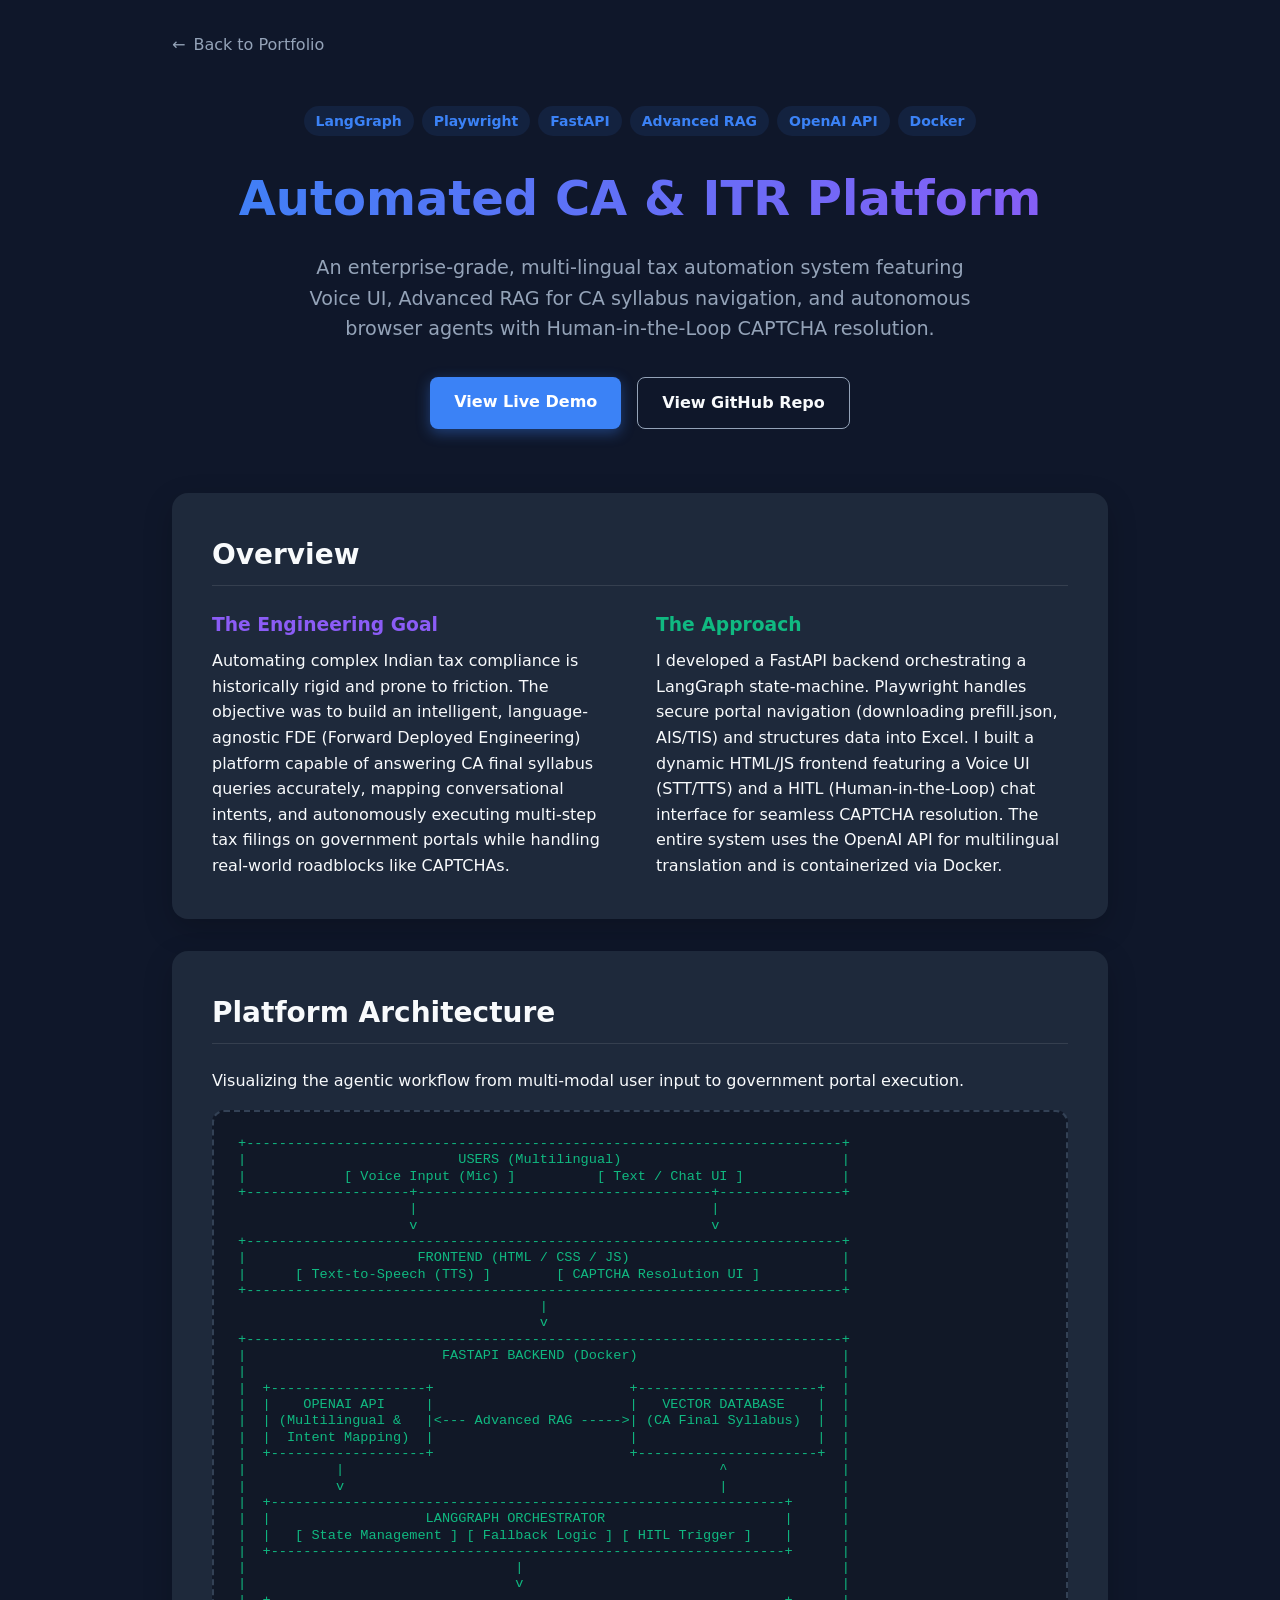
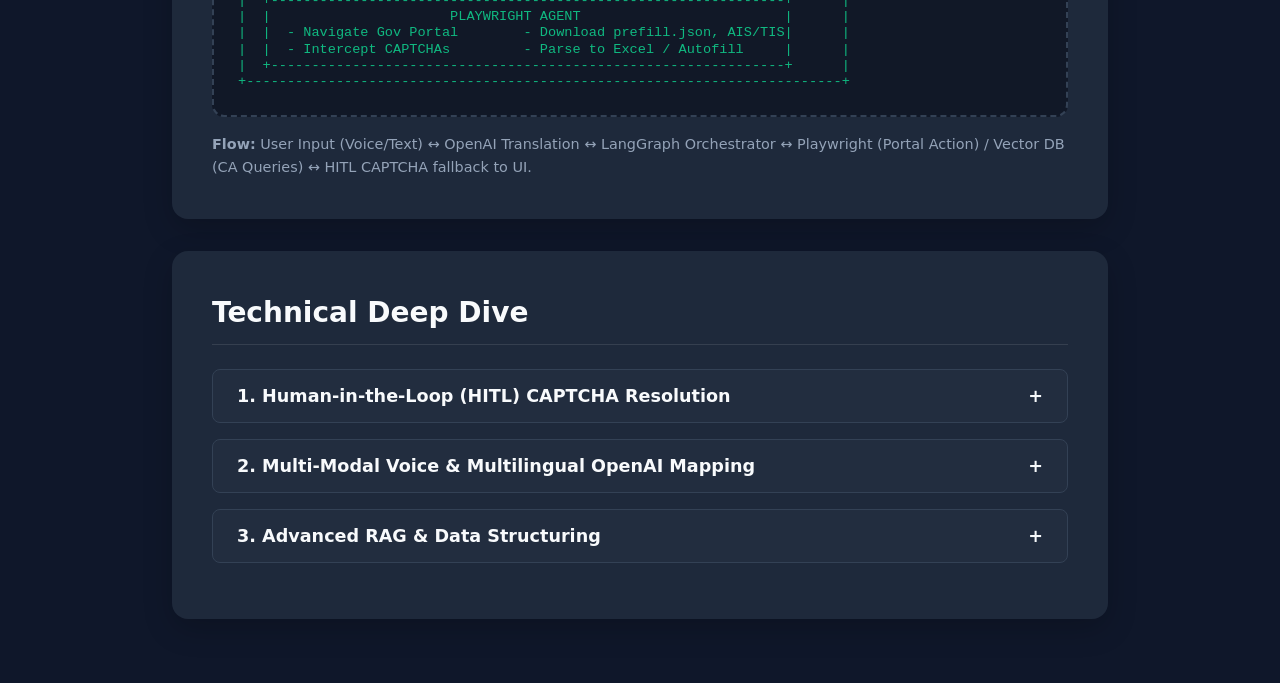
<file: ca_automation.html>
<!DOCTYPE html>
<html lang="en">
<head>
    <meta charset="UTF-8">
    <meta name="viewport" content="width=device-width, initial-scale=1.0">
    <title>Automated CA & ITR Platform | Case Study</title>
    <style>
        /* CSS Variables for Modern Dark Theme */
        :root {
            --bg-color: #0f172a;
            --card-bg: #1e293b;
            --text-main: #f8fafc;
            --text-muted: #94a3b8;
            --primary: #3b82f6;
            --primary-hover: #2563eb;
            --accent: #8b5cf6;
            --success: #10b981;
            --warning: #f59e0b;
        }

        * {
            margin: 0;
            padding: 0;
            box-sizing: border-box;
            font-family: 'Inter', system-ui, -apple-system, sans-serif;
        }

        body {
            background-color: var(--bg-color);
            color: var(--text-main);
            line-height: 1.6;
        }

        .container {
            max-width: 1000px;
            margin: 0 auto;
            padding: 2rem;
        }

        /* Navigation */
        .nav-bar {
            margin-bottom: 3rem;
        }

        .back-btn {
            color: var(--text-muted);
            text-decoration: none;
            display: inline-flex;
            align-items: center;
            gap: 0.5rem;
            transition: color 0.3s ease;
            font-weight: 500;
        }

        .back-btn:hover {
            color: var(--primary);
        }

        /* Hero Section */
        .hero {
            text-align: center;
            margin-bottom: 4rem;
        }

        .hero h1 {
            font-size: 3rem;
            font-weight: 800;
            margin-bottom: 1rem;
            background: linear-gradient(to right, var(--primary), var(--accent));
            -webkit-background-clip: text;
            -webkit-text-fill-color: transparent;
        }

        .hero p {
            font-size: 1.2rem;
            color: var(--text-muted);
            max-width: 700px;
            margin: 0 auto 2rem auto;
        }

        .btn-group {
            display: flex;
            justify-content: center;
            gap: 1rem;
        }

        .btn {
            padding: 0.75rem 1.5rem;
            border-radius: 8px;
            font-weight: 600;
            text-decoration: none;
            transition: all 0.3s ease;
            border: none;
            cursor: pointer;
        }

        .btn-primary {
            background-color: var(--primary);
            color: white;
            box-shadow: 0 4px 14px 0 rgba(59, 130, 246, 0.39);
        }

        .btn-primary:hover {
            background-color: var(--primary-hover);
            transform: translateY(-2px);
        }

        .btn-outline {
            background-color: transparent;
            color: var(--text-main);
            border: 1px solid var(--text-muted);
        }

        .btn-outline:hover {
            border-color: var(--text-main);
        }

        /* Section Styling */
        .section {
            background: var(--card-bg);
            border-radius: 16px;
            padding: 2.5rem;
            margin-bottom: 2rem;
            box-shadow: 0 10px 30px rgba(0, 0, 0, 0.2);
        }

        .section h2 {
            font-size: 1.75rem;
            margin-bottom: 1.5rem;
            border-bottom: 1px solid rgba(255,255,255,0.1);
            padding-bottom: 0.5rem;
        }

        .grid-2 {
            display: grid;
            grid-template-columns: 1fr 1fr;
            gap: 2rem;
        }

        /* Tags */
        .tech-tags {
            display: flex;
            gap: 0.5rem;
            flex-wrap: wrap;
            margin-bottom: 1.5rem;
        }

        .tag {
            background: rgba(59, 130, 246, 0.1);
            color: var(--primary);
            padding: 0.25rem 0.75rem;
            border-radius: 20px;
            font-size: 0.875rem;
            font-weight: 600;
        }

        /* Architecture Diagram Container */
        .diagram-container {
            width: 100%;
            background: #111827;
            border: 2px dashed #334155;
            border-radius: 12px;
            margin-top: 1rem;
            padding: 1.5rem;
            overflow-x: auto;
        }

        .diagram-container pre {
            margin: 0;
            font-family: monospace;
            color: var(--success);
            line-height: 1.2;
            font-size: 0.85rem;
        }

        /* Expandable Accordion */
        .accordion-item {
            border: 1px solid #334155;
            border-radius: 8px;
            margin-bottom: 1rem;
            overflow: hidden;
        }

        .accordion-header {
            width: 100%;
            text-align: left;
            padding: 1rem 1.5rem;
            background: rgba(255,255,255,0.02);
            color: var(--text-main);
            font-weight: 600;
            font-size: 1.1rem;
            border: none;
            cursor: pointer;
            display: flex;
            justify-content: space-between;
            align-items: center;
        }

        .accordion-header:hover {
            background: rgba(255,255,255,0.05);
        }

        .accordion-content {
            padding: 0 1.5rem;
            max-height: 0;
            overflow: hidden;
            transition: max-height 0.3s ease-out, padding 0.3s ease;
            background: #111827;
        }

        .accordion-content.active {
            padding: 1.5rem;
            max-height: 800px;
        }
        
        .code-snippet {
            font-family: monospace;
            background: #000;
            padding: 1rem;
            border-radius: 6px;
            color: var(--success);
            margin-top: 1rem;
            display: block;
            white-space: pre-wrap;
            overflow-x: auto;
        }

        @media (max-width: 768px) {
            .grid-2 {
                grid-template-columns: 1fr;
            }
            .hero h1 {
                font-size: 2.2rem;
            }
        }
    </style>
</head>
<body>

    <div class="container">
        <nav class="nav-bar">
            <a href="index.html" class="back-btn">
                <span>←</span> Back to Portfolio
            </a>
        </nav>

        <header class="hero">
            <div class="tech-tags" style="justify-content: center;">
                <span class="tag">LangGraph</span>
                <span class="tag">Playwright</span>
                <span class="tag">FastAPI</span>
                <span class="tag">Advanced RAG</span>
                <span class="tag">OpenAI API</span>
                <span class="tag">Docker</span>
            </div>
            <h1>Automated CA & ITR Platform</h1>
            <p>An enterprise-grade, multi-lingual tax automation system featuring Voice UI, Advanced RAG for CA syllabus navigation, and autonomous browser agents with Human-in-the-Loop CAPTCHA resolution.</p>
            
            <div class="btn-group">
                <a href="#" class="btn btn-primary">View Live Demo</a>
                <a href="https://github.com/princebhuva21112003/TaxCore-AI" class="btn btn-outline">View GitHub Repo</a>
            </div>
        </header>

        <section class="section">
            <h2>Overview</h2>
            <div class="grid-2">
                <div>
                    <h3 style="color: var(--accent); margin-bottom: 0.5rem;">The Engineering Goal</h3>
                    <p class="text-muted">Automating complex Indian tax compliance is historically rigid and prone to friction. The objective was to build an intelligent, language-agnostic FDE (Forward Deployed Engineering) platform capable of answering CA final syllabus queries accurately, mapping conversational intents, and autonomously executing multi-step tax filings on government portals while handling real-world roadblocks like CAPTCHAs.</p>
                </div>
                <div>
                    <h3 style="color: var(--success); margin-bottom: 0.5rem;">The Approach</h3>
                    <p class="text-muted">I developed a FastAPI backend orchestrating a LangGraph state-machine. Playwright handles secure portal navigation (downloading prefill.json, AIS/TIS) and structures data into Excel. I built a dynamic HTML/JS frontend featuring a Voice UI (STT/TTS) and a HITL (Human-in-the-Loop) chat interface for seamless CAPTCHA resolution. The entire system uses the OpenAI API for multilingual translation and is containerized via Docker.</p>
                </div>
            </div>
        </section>

        <section class="section">
            <h2>Platform Architecture</h2>
            <p>Visualizing the agentic workflow from multi-modal user input to government portal execution.</p>
            <div class="diagram-container">
                <pre>+-------------------------------------------------------------------------+
|                          USERS (Multilingual)                           |
|            [ Voice Input (Mic) ]          [ Text / Chat UI ]            |
+--------------------+------------------------------------+---------------+
                     |                                    |
                     v                                    v
+-------------------------------------------------------------------------+
|                     FRONTEND (HTML / CSS / JS)                          |
|      [ Text-to-Speech (TTS) ]        [ CAPTCHA Resolution UI ]          |
+-------------------------------------------------------------------------+
                                     |
                                     v
+-------------------------------------------------------------------------+
|                        FASTAPI BACKEND (Docker)                         |
|                                                                         |
|  +-------------------+                        +----------------------+  |
|  |    OPENAI API     |                        |   VECTOR DATABASE    |  |
|  | (Multilingual &   |<--- Advanced RAG ----->| (CA Final Syllabus)  |  |
|  |  Intent Mapping)  |                        |                      |  |
|  +-------------------+                        +----------------------+  |
|           |                                              ^              |
|           v                                              |              |
|  +---------------------------------------------------------------+      |
|  |                   LANGGRAPH ORCHESTRATOR                      |      |
|  |   [ State Management ] [ Fallback Logic ] [ HITL Trigger ]    |      |
|  +---------------------------------------------------------------+      |
|                                 |                                       |
|                                 v                                       |
|  +---------------------------------------------------------------+      |
|  |                      PLAYWRIGHT AGENT                         |      |
|  |  - Navigate Gov Portal        - Download prefill.json, AIS/TIS|      |
|  |  - Intercept CAPTCHAs         - Parse to Excel / Autofill     |      |
|  +---------------------------------------------------------------+      |
+-------------------------------------------------------------------------+</pre>
            </div>
            <p style="margin-top: 1rem; color: var(--text-muted); font-size: 0.9rem;">
                <strong>Flow:</strong> User Input (Voice/Text) ↔ OpenAI Translation ↔ LangGraph Orchestrator ↔ Playwright (Portal Action) / Vector DB (CA Queries) ↔ HITL CAPTCHA fallback to UI.
            </p>
        </section>

        <section class="section">
            <h2>Technical Deep Dive</h2>
            
            <div class="accordion-item">
                <button class="accordion-header">
                    1. Human-in-the-Loop (HITL) CAPTCHA Resolution
                    <span>+</span>
                </button>
                <div class="accordion-content">
                    <p>Instead of building fragile bots that attempt to bypass CAPTCHAs, this platform implements production-grade HITL architecture. When the Playwright agent encounters a CAPTCHA while attempting to download AIS/TIS data, LangGraph pauses the state machine. The CAPTCHA image is instantly routed to the frontend chat UI, prompting the user. Once the user types the solution, the state resumes and Playwright injects the answer seamlessly.</p>
                    <span class="code-snippet"># Conceptual LangGraph State Node for HITL Pause
def handle_captcha_node(state: AgentState):
    if state["requires_captcha"]:
        # Pause execution, send CAPTCHA image via FastAPI to frontend
        return {"status": "WAITING_FOR_USER", "action": "SOLVE_CAPTCHA"}
    
    # Resume automation once user provides the solution
    return {"status": "CONTINUE_PORTAL_AUTOMATION"}</span>
                </div>
            </div>

            <div class="accordion-item">
                <button class="accordion-header">
                    2. Multi-Modal Voice & Multilingual OpenAI Mapping
                    <span>+</span>
                </button>
                <div class="accordion-content">
                    <p>To maximize accessibility, the frontend features microphone integration for Speech-to-Text (STT) and Text-to-Speech (TTS). Users can request tax filings in regional languages (e.g., Hindi, Gujarati). The OpenAI API acts as an intelligent translation and routing layer, converting unstructured, multilingual voice requests into strict JSON variables required by the tax portal, effectively preventing data-entry hallucinations.</p>
                </div>
            </div>
            
            <div class="accordion-item">
                <button class="accordion-header">
                    3. Advanced RAG & Data Structuring
                    <span>+</span>
                </button>
                <div class="accordion-content">
                    <p>For CA-related queries, the platform uses a Vector Database to query the entire CA final syllabus. For tax filing, it orchestrates a complex data pipeline: downloading the `prefill.json` and AIS/TIS reports, parsing them into structured Excel tables, and cross-checking for missing data. If fields are missing, the agent triggers another HITL event, dynamically asking the user for the specific missing values before proceeding.</p>
                </div>
            </div>

        </section>
    </div>

    <script>
        document.querySelectorAll('.accordion-header').forEach(button => {
            button.addEventListener('click', () => {
                const accordionContent = button.nextElementSibling;
                const icon = button.querySelector('span');
                
                // Toggle active class
                button.classList.toggle('active');
                
                if (button.classList.contains('active')) {
                    accordionContent.classList.add('active');
                    accordionContent.style.maxHeight = accordionContent.scrollHeight + "px";
                    accordionContent.style.padding = "1.5rem";
                    icon.textContent = '-';
                } else {
                    accordionContent.classList.remove('active');
                    accordionContent.style.maxHeight = 0;
                    accordionContent.style.padding = "0 1.5rem";
                    icon.textContent = '+';
                }
            });
        });
    </script>
</body>
</html>
</file>
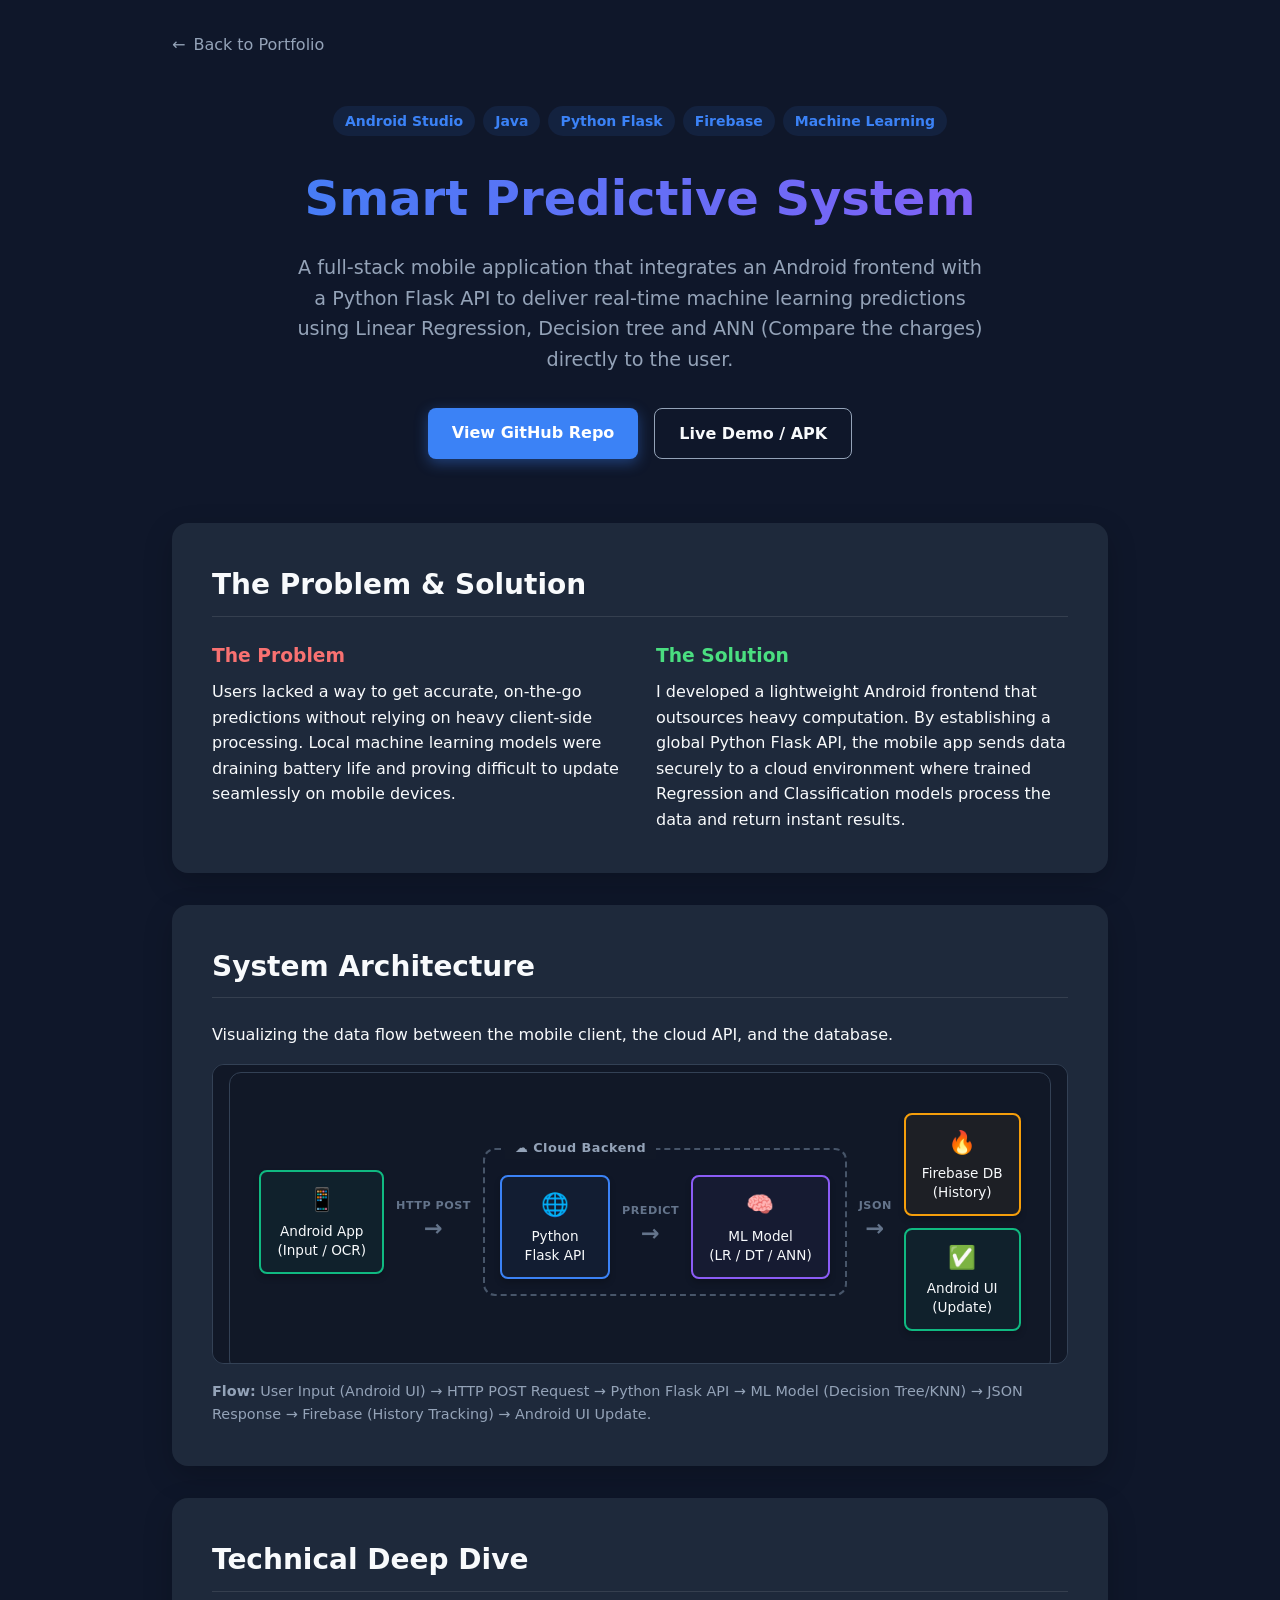
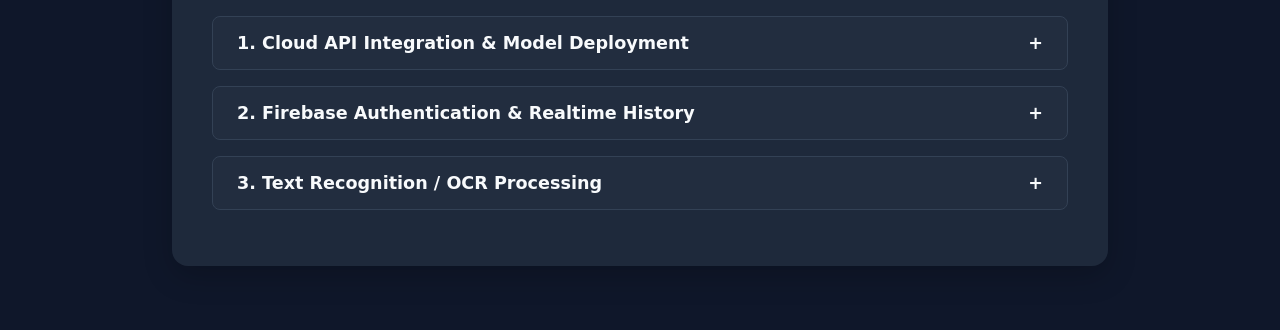
<file: predictive_system.html>
<!DOCTYPE html>
<html lang="en">

<head>
    <meta charset="UTF-8">
    <meta name="viewport" content="width=device-width, initial-scale=1.0">
    <title>Project Details | Case Study</title>
    <style>
        /* CSS Variables for Modern Dark Theme */
        :root {
            --bg-color: #0f172a;
            --card-bg: #1e293b;
            --text-main: #f8fafc;
            --text-muted: #94a3b8;
            --primary: #3b82f6;
            --primary-hover: #2563eb;
            --accent: #8b5cf6;
        }

        * {
            margin: 0;
            padding: 0;
            box-sizing: border-box;
            font-family: 'Inter', system-ui, -apple-system, sans-serif;
        }

        body {
            background-color: var(--bg-color);
            color: var(--text-main);
            line-height: 1.6;
        }

        .container {
            max-width: 1000px;
            margin: 0 auto;
            padding: 2rem;
        }

        /* Navigation */
        .nav-bar {
            margin-bottom: 3rem;
        }

        .back-btn {
            color: var(--text-muted);
            text-decoration: none;
            display: inline-flex;
            align-items: center;
            gap: 0.5rem;
            transition: color 0.3s ease;
            font-weight: 500;
        }

        .back-btn:hover {
            color: var(--primary);
        }

        /* Hero Section */
        .hero {
            text-align: center;
            margin-bottom: 4rem;
        }

        .hero h1 {
            font-size: 3rem;
            font-weight: 800;
            margin-bottom: 1rem;
            background: linear-gradient(to right, var(--primary), var(--accent));
            -webkit-background-clip: text;
            -webkit-text-fill-color: transparent;
        }

        .hero p {
            font-size: 1.2rem;
            color: var(--text-muted);
            max-width: 700px;
            margin: 0 auto 2rem auto;
        }

        .btn-group {
            display: flex;
            justify-content: center;
            gap: 1rem;
        }

        .btn {
            padding: 0.75rem 1.5rem;
            border-radius: 8px;
            font-weight: 600;
            text-decoration: none;
            transition: all 0.3s ease;
            border: none;
            cursor: pointer;
        }

        .btn-primary {
            background-color: var(--primary);
            color: white;
            box-shadow: 0 4px 14px 0 rgba(59, 130, 246, 0.39);
        }

        .btn-primary:hover {
            background-color: var(--primary-hover);
            transform: translateY(-2px);
        }

        .btn-outline {
            background-color: transparent;
            color: var(--text-main);
            border: 1px solid var(--text-muted);
        }

        .btn-outline:hover {
            border-color: var(--text-main);
        }

        /* Section Styling */
        .section {
            background: var(--card-bg);
            border-radius: 16px;
            padding: 2.5rem;
            margin-bottom: 2rem;
            box-shadow: 0 10px 30px rgba(0, 0, 0, 0.2);
        }

        .section h2 {
            font-size: 1.75rem;
            margin-bottom: 1.5rem;
            border-bottom: 1px solid rgba(255, 255, 255, 0.1);
            padding-bottom: 0.5rem;
        }

        .grid-2 {
            display: grid;
            grid-template-columns: 1fr 1fr;
            gap: 2rem;
        }

        /* Tags */
        .tech-tags {
            display: flex;
            gap: 0.5rem;
            flex-wrap: wrap;
            margin-bottom: 1.5rem;
        }

        .tag {
            background: rgba(59, 130, 246, 0.1);
            color: var(--primary);
            padding: 0.25rem 0.75rem;
            border-radius: 20px;
            font-size: 0.875rem;
            font-weight: 600;
        }

        /* Architecture Diagram Placeholder */
        .diagram-container {
            width: 100%;
            height: 300px;
            background: #111827;
            border: 2px dashed #334155;
            border-radius: 12px;
            display: flex;
            align-items: center;
            justify-content: center;
            color: var(--text-muted);
            margin-top: 1rem;
        }

        /* Expandable Accordion (JS needed) */
        .accordion-item {
            border: 1px solid #334155;
            border-radius: 8px;
            margin-bottom: 1rem;
            overflow: hidden;
        }

        .accordion-header {
            width: 100%;
            text-align: left;
            padding: 1rem 1.5rem;
            background: rgba(255, 255, 255, 0.02);
            color: var(--text-main);
            font-weight: 600;
            font-size: 1.1rem;
            border: none;
            cursor: pointer;
            display: flex;
            justify-content: space-between;
            align-items: center;
        }

        .accordion-header:hover {
            background: rgba(255, 255, 255, 0.05);
        }

        .accordion-content {
            padding: 0 1.5rem;
            max-height: 0;
            overflow: hidden;
            transition: max-height 0.3s ease-out, padding 0.3s ease;
            background: #111827;
        }

        .accordion-content.active {
            padding: 1.5rem;
            max-height: 500px;
            /* Arbitrary large number */
        }

        .code-snippet {
            font-family: monospace;
            background: #000;
            padding: 1rem;
            border-radius: 6px;
            color: #10b981;
            margin-top: 1rem;
            display: block;
        }

        @media (max-width: 768px) {
            .grid-2 {
                grid-template-columns: 1fr;
            }

            .hero h1 {
                font-size: 2.2rem;
            }
        }
    </style>
</head>

<body>

    <div class="container">
        <!-- Navigation -->
        <nav class="nav-bar">
            <a href="index.html" class="back-btn">
                <span>←</span> Back to Portfolio
            </a>
        </nav>

        <!-- Hero Section -->
        <header class="hero">
            <div class="tech-tags" style="justify-content: center;">
                <span class="tag">Android Studio</span>
                <span class="tag">Java</span>
                <span class="tag">Python Flask</span>
                <span class="tag">Firebase</span>
                <span class="tag">Machine Learning</span>
            </div>
            <h1>Smart Predictive System</h1>
            <p>A full-stack mobile application that integrates an Android frontend with a Python Flask API to deliver
                real-time machine learning predictions using Linear Regression, Decision tree and ANN (Compare the charges) directly to the user.</p>

            <div class="btn-group">
                <a href="https://github.com/princebhuva21112003/Insurance_Price_Pridictor_app"
                    class="btn btn-primary">View GitHub Repo</a>
                <a href="https://appetize.io/embed/b_knf74nsfn523jo5cpoxgbvaxcu" class="btn btn-outline">Live Demo /
                    APK</a>
            </div>
        </header>

        <!-- Problem & Solution -->
        <section class="section">
            <h2>The Problem & Solution</h2>
            <div class="grid-2">
                <div>
                    <h3 style="color: #f87171; margin-bottom: 0.5rem;">The Problem</h3>
                    <p class="text-muted">Users lacked a way to get accurate, on-the-go predictions without relying on
                        heavy client-side processing. Local machine learning models were draining battery life and
                        proving difficult to update seamlessly on mobile devices.</p>
                </div>
                <div>
                    <h3 style="color: #4ade80; margin-bottom: 0.5rem;">The Solution</h3>
                    <p class="text-muted">I developed a lightweight Android frontend that outsources heavy computation.
                        By establishing a global Python Flask API, the mobile app sends data securely to a cloud
                        environment where trained Regression and Classification models process the data and return
                        instant results.</p>
                </div>
            </div>
        </section>

        <!-- Architecture Diagram -->
        <section class="section">
            <h2>System Architecture</h2>
            <p>Visualizing the data flow between the mobile client, the cloud API, and the database.</p>
            <div class="diagram-container">
                <p>
                    <style>
                        .diagram-container {
                            width: 100%;
                            padding: 2.5rem 1rem;
                            background: #111827;
                            border: 1px solid #334155;
                            border-radius: 12px;
                            display: flex;
                            align-items: center;
                            justify-content: center;
                            overflow-x: auto;
                            /* Allows smooth scrolling on mobile */
                            margin-top: 1rem;
                        }

                        .diag-wrapper {
                            display: flex;
                            align-items: center;
                            gap: 12px;
                            min-width: max-content;
                        }

                        .diag-box {
                            background: #1e293b;
                            border: 2px solid #334155;
                            border-radius: 8px;
                            padding: 12px 16px;
                            text-align: center;
                            color: #f8fafc;
                            font-size: 0.85rem;
                            font-weight: 500;
                            box-shadow: 0 4px 6px rgba(0, 0, 0, 0.2);
                            line-height: 1.4;
                            display: flex;
                            flex-direction: column;
                            align-items: center;
                            justify-content: center;
                            min-width: 110px;
                        }

                        /* Custom Node Colors */
                        .diag-box.android {
                            border-color: #10b981;
                            background: rgba(16, 185, 129, 0.05);
                        }

                        .diag-box.flask {
                            border-color: #3b82f6;
                            background: rgba(59, 130, 246, 0.05);
                        }

                        .diag-box.ml {
                            border-color: #8b5cf6;
                            background: rgba(139, 92, 246, 0.05);
                        }

                        .diag-box.firebase {
                            border-color: #f59e0b;
                            background: rgba(245, 158, 11, 0.05);
                        }

                        .diag-group {
                            border: 2px dashed #475569;
                            border-radius: 12px;
                            padding: 25px 15px 15px;
                            position: relative;
                            display: flex;
                            align-items: center;
                            gap: 12px;
                            background: rgba(15, 23, 42, 0.4);
                        }

                        .diag-group-label {
                            position: absolute;
                            top: -12px;
                            left: 20px;
                            background: #111827;
                            padding: 0 10px;
                            color: #94a3b8;
                            font-weight: 600;
                            font-size: 0.8rem;
                            letter-spacing: 0.5px;
                        }

                        .diag-arrow {
                            color: #64748b;
                            display: flex;
                            flex-direction: column;
                            align-items: center;
                            font-size: 0.7rem;
                            font-weight: 600;
                            letter-spacing: 0.5px;
                            text-transform: uppercase;
                        }

                        .diag-arrow span {
                            font-size: 1.4rem;
                            margin-top: -4px;
                        }

                        .diag-col {
                            display: flex;
                            flex-direction: column;
                            gap: 12px;
                        }

                        .diag-icon {
                            font-size: 1.4rem;
                            margin-bottom: 6px;
                            display: block;
                        }
                    </style>

                <div class="diagram-container">
                    <div class="diag-wrapper">

                        <!-- Step 1: Client Input -->
                        <div class="diag-box android">
                            <span class="diag-icon">📱</span>
                            Android App<br>(Input / OCR)
                        </div>

                        <div class="diag-arrow">
                            HTTP POST
                            <span>→</span>
                        </div>

                        <!-- Step 2 & 3: Cloud Processing -->
                        <div class="diag-group">
                            <div class="diag-group-label">☁️ Cloud Backend</div>

                            <div class="diag-box flask">
                                <span class="diag-icon">🌐</span>
                                Python<br>Flask API
                            </div>

                            <div class="diag-arrow">
                                Predict
                                <span>→</span>
                            </div>

                            <div class="diag-box ml">
                                <span class="diag-icon">🧠</span>
                                ML Model<br>(LR / DT / ANN)
                            </div>
                        </div>

                        <div class="diag-arrow">
                            JSON
                            <span>→</span>
                        </div>

                        <!-- Step 4: Storage & Output -->
                        <div class="diag-col">
                            <div class="diag-box firebase">
                                <span class="diag-icon">🔥</span>
                                Firebase DB<br>(History)
                            </div>
                            <div class="diag-box android">
                                <span class="diag-icon">✅</span>
                                Android UI<br>(Update)
                            </div>
                        </div>

                    </div>
                </div>
                </p>
            </div>
            <p style="margin-top: 1rem; color: var(--text-muted); font-size: 0.9rem;">
                <strong>Flow:</strong> User Input (Android UI) → HTTP POST Request → Python Flask API → ML Model
                (Decision Tree/KNN) → JSON Response → Firebase (History Tracking) → Android UI Update.
            </p>
        </section>

        <!-- Technical Deep Dive -->
        <section class="section">
            <h2>Technical Deep Dive</h2>

            <!-- Accordion Item 1 -->
            <div class="accordion-item">
                <button class="accordion-header">
                    1. Cloud API Integration & Model Deployment
                    <span>+</span>
                </button>
                <div class="accordion-content">
                    <p>Instead of packing models into the APK, I deployed a Flask server. This allowed me to leverage
                        Python's robust data science ecosystem. The server accepts JSON payloads, processes the data
                        through trained models, and returns the predictions.</p>
                    <span class="code-snippet">@app.route('/predict', methods=['POST'])<br>def
                        predict():<br>&nbsp;&nbsp;&nbsp;&nbsp;data =
                        request.get_json()<br>&nbsp;&nbsp;&nbsp;&nbsp;prediction =
                        model.predict(data['features'])<br>&nbsp;&nbsp;&nbsp;&nbsp;return jsonify({'result':
                        prediction[0]})</span>
                </div>
            </div>

            <!-- Accordion Item 2 -->
            <div class="accordion-item">
                <button class="accordion-header">
                    2. Firebase Authentication & Realtime History
                    <span>+</span>
                </button>
                <div class="accordion-content">
                    <p>To ensure a personalized user experience, I integrated Firebase for secure user registration and
                        login. Furthermore, all search histories and prediction results are pushed to the Firebase
                        Realtime Database, allowing users to view their past activity seamlessly within the Android
                        RecyclerView.</p>
                </div>
            </div>

            <!-- Accordion Item 3 -->
            <div class="accordion-item">
                <button class="accordion-header">
                    3. Text Recognition / OCR Processing
                    <span>+</span>
                </button>
                <div class="accordion-content">
                    <p>To reduce manual data entry friction, I integrated OCR capabilities. Users can snap a picture of
                        standard forms, and the app extracts the relevant text, formats it, and auto-populates the input
                        fields before sending the data to the Flask API.</p>
                </div>
            </div>

        </section>
    </div>

    <!-- JavaScript for Accordion Logic -->
    <script>
        document.querySelectorAll('.accordion-header').forEach(button => {
            button.addEventListener('click', () => {
                const accordionContent = button.nextElementSibling;
                const icon = button.querySelector('span');

                // Toggle active class
                button.classList.toggle('active');

                if (button.classList.contains('active')) {
                    accordionContent.classList.add('active');
                    icon.textContent = '-';
                } else {
                    accordionContent.classList.remove('active');
                    icon.textContent = '+';
                }
            });
        });
    </script>
</body>

</html>
</file>
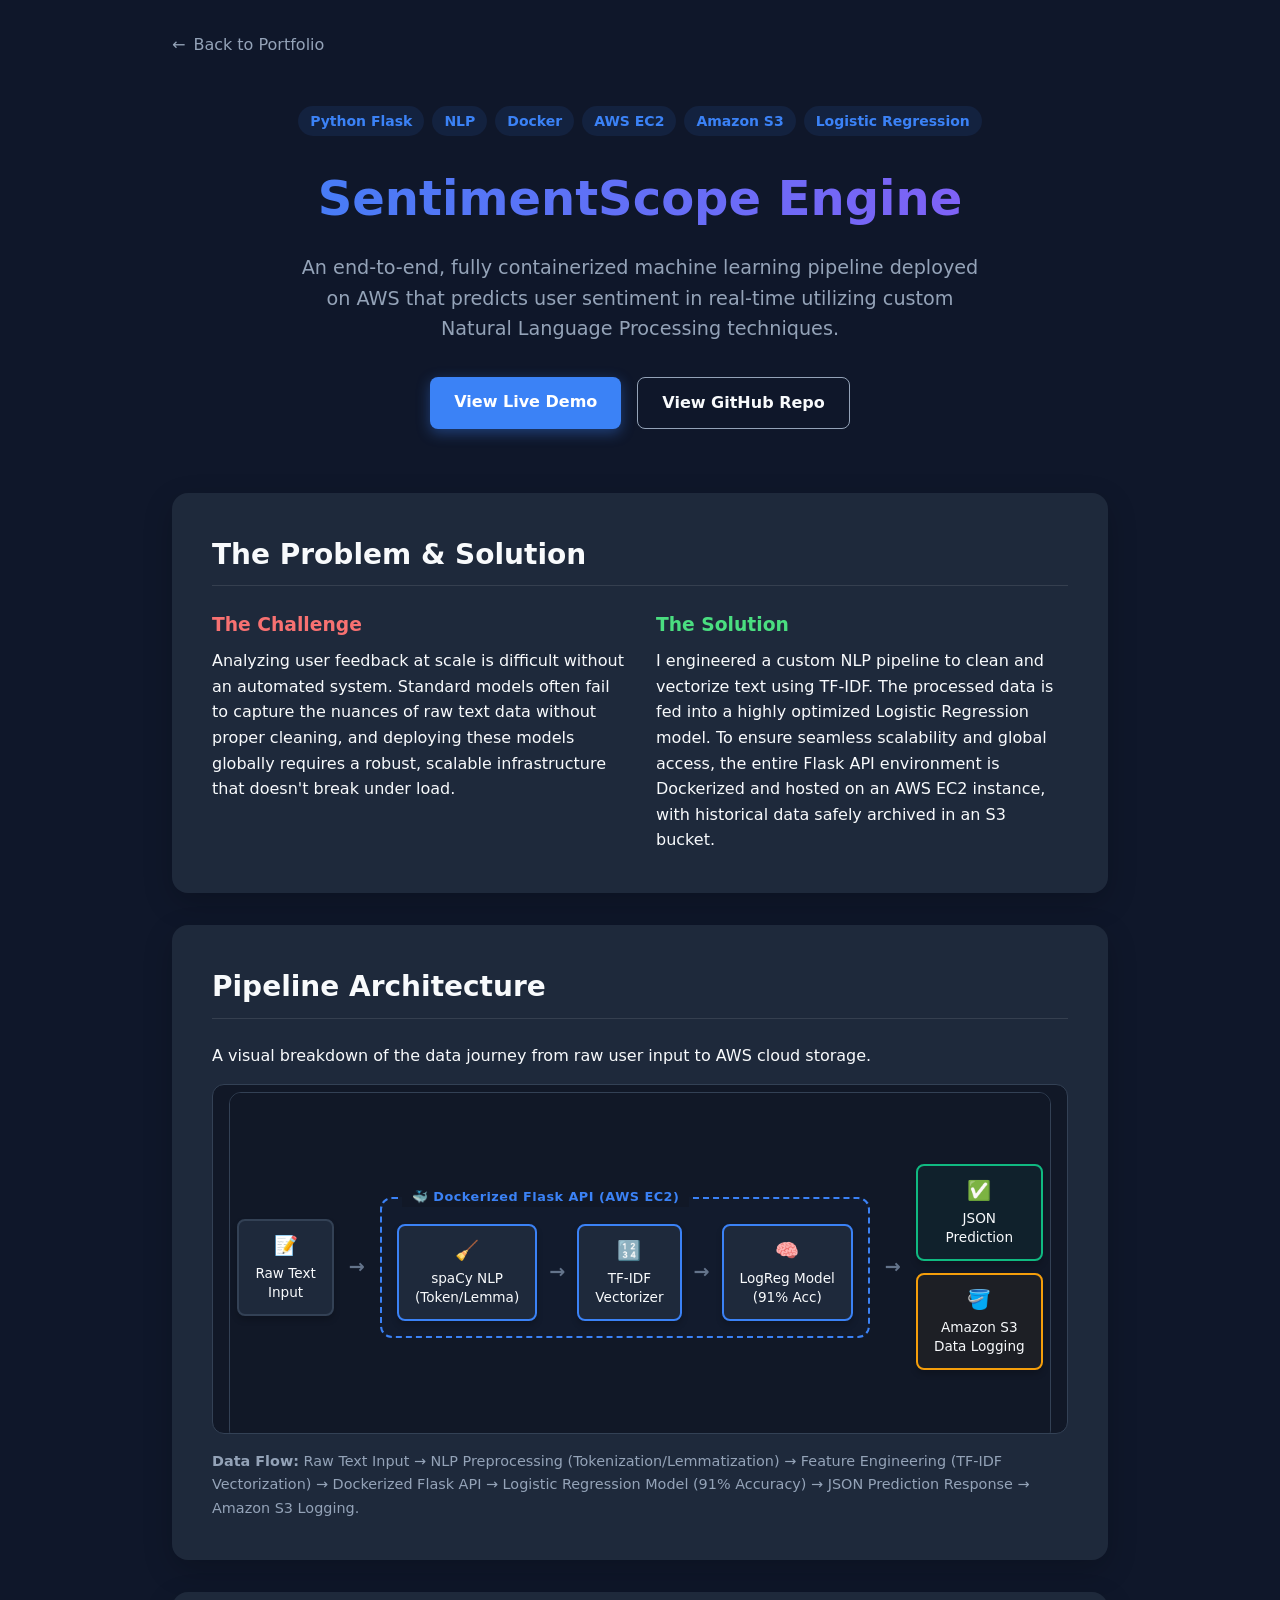
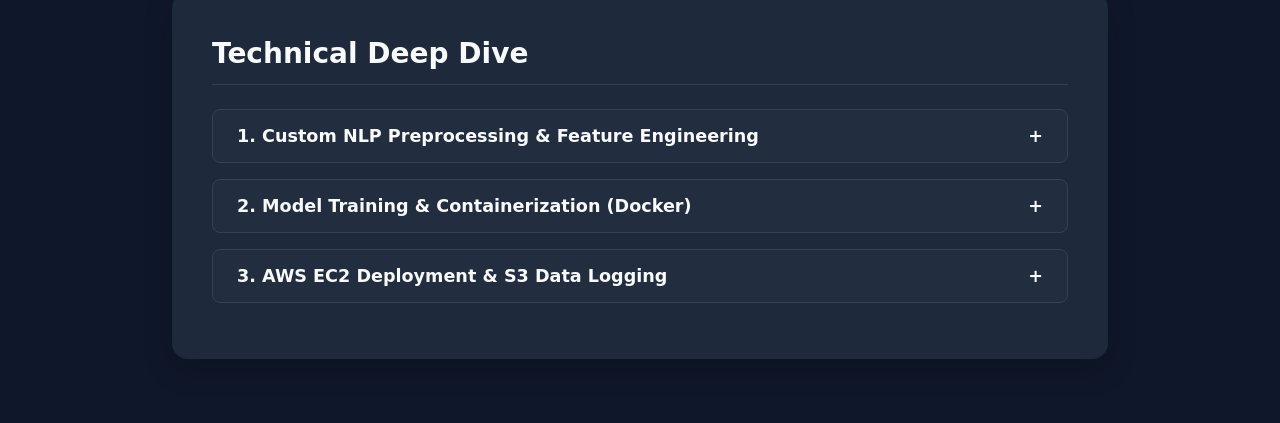
<file: sentiment_analysis_engine.html>
<!DOCTYPE html>
<html lang="en">
<head>
    <meta charset="UTF-8">
    <meta name="viewport" content="width=device-width, initial-scale=1.0">
    <title>SentimentScope | Case Study</title>
    <style>
        /* CSS Variables for Modern Dark Theme */
        :root {
            --bg-color: #0f172a;
            --card-bg: #1e293b;
            --text-main: #f8fafc;
            --text-muted: #94a3b8;
            --primary: #3b82f6;
            --primary-hover: #2563eb;
            --accent: #8b5cf6;
        }

        * {
            margin: 0;
            padding: 0;
            box-sizing: border-box;
            font-family: 'Inter', system-ui, -apple-system, sans-serif;
        }

        body {
            background-color: var(--bg-color);
            color: var(--text-main);
            line-height: 1.6;
        }

        .container {
            max-width: 1000px;
            margin: 0 auto;
            padding: 2rem;
        }

        /* Navigation */
        .nav-bar {
            margin-bottom: 3rem;
        }

        .back-btn {
            color: var(--text-muted);
            text-decoration: none;
            display: inline-flex;
            align-items: center;
            gap: 0.5rem;
            transition: color 0.3s ease;
            font-weight: 500;
        }

        .back-btn:hover {
            color: var(--primary);
        }

        /* Hero Section */
        .hero {
            text-align: center;
            margin-bottom: 4rem;
        }

        .hero h1 {
            font-size: 3rem;
            font-weight: 800;
            margin-bottom: 1rem;
            background: linear-gradient(to right, var(--primary), var(--accent));
            -webkit-background-clip: text;
            -webkit-text-fill-color: transparent;
        }

        .hero p {
            font-size: 1.2rem;
            color: var(--text-muted);
            max-width: 700px;
            margin: 0 auto 2rem auto;
        }

        .btn-group {
            display: flex;
            justify-content: center;
            gap: 1rem;
        }

        .btn {
            padding: 0.75rem 1.5rem;
            border-radius: 8px;
            font-weight: 600;
            text-decoration: none;
            transition: all 0.3s ease;
            border: none;
            cursor: pointer;
        }

        .btn-primary {
            background-color: var(--primary);
            color: white;
            box-shadow: 0 4px 14px 0 rgba(59, 130, 246, 0.39);
        }

        .btn-primary:hover {
            background-color: var(--primary-hover);
            transform: translateY(-2px);
        }

        .btn-outline {
            background-color: transparent;
            color: var(--text-main);
            border: 1px solid var(--text-muted);
        }

        .btn-outline:hover {
            border-color: var(--text-main);
        }

        /* Section Styling */
        .section {
            background: var(--card-bg);
            border-radius: 16px;
            padding: 2.5rem;
            margin-bottom: 2rem;
            box-shadow: 0 10px 30px rgba(0, 0, 0, 0.2);
        }

        .section h2 {
            font-size: 1.75rem;
            margin-bottom: 1.5rem;
            border-bottom: 1px solid rgba(255,255,255,0.1);
            padding-bottom: 0.5rem;
        }

        .grid-2 {
            display: grid;
            grid-template-columns: 1fr 1fr;
            gap: 2rem;
        }

        /* Tags */
        .tech-tags {
            display: flex;
            gap: 0.5rem;
            flex-wrap: wrap;
            margin-bottom: 1.5rem;
        }

        .tag {
            background: rgba(59, 130, 246, 0.1);
            color: var(--primary);
            padding: 0.25rem 0.75rem;
            border-radius: 20px;
            font-size: 0.875rem;
            font-weight: 600;
        }

        /* Architecture Diagram Placeholder */
        .diagram-container {
            width: 100%;
            height: 350px;
            background: #111827;
            border: 2px dashed #334155;
            border-radius: 12px;
            display: flex;
            align-items: center;
            justify-content: center;
            color: var(--text-muted);
            margin-top: 1rem;
            overflow: hidden;
        }

        /* Expandable Accordion */
        .accordion-item {
            border: 1px solid #334155;
            border-radius: 8px;
            margin-bottom: 1rem;
            overflow: hidden;
        }

        .accordion-header {
            width: 100%;
            text-align: left;
            padding: 1rem 1.5rem;
            background: rgba(255,255,255,0.02);
            color: var(--text-main);
            font-weight: 600;
            font-size: 1.1rem;
            border: none;
            cursor: pointer;
            display: flex;
            justify-content: space-between;
            align-items: center;
        }

        .accordion-header:hover {
            background: rgba(255,255,255,0.05);
        }

        .accordion-content {
            padding: 0 1.5rem;
            max-height: 0;
            overflow: hidden;
            transition: max-height 0.3s ease-out, padding 0.3s ease;
            background: #111827;
        }

        .accordion-content.active {
            padding: 1.5rem;
            max-height: 800px; /* Arbitrary large number */
        }
        
        .code-snippet {
            font-family: monospace;
            background: #000;
            padding: 1rem;
            border-radius: 6px;
            color: #10b981;
            margin-top: 1rem;
            display: block;
            white-space: pre-wrap;
        }

        @media (max-width: 768px) {
            .grid-2 {
                grid-template-columns: 1fr;
            }
            .hero h1 {
                font-size: 2.2rem;
            }
        }
    </style>
</head>
<body>

    <div class="container">
        <nav class="nav-bar">
            <a href="index.html" class="back-btn">
                <span>←</span> Back to Portfolio
            </a>
        </nav>

        <header class="hero">
            <div class="tech-tags" style="justify-content: center;">
                <span class="tag">Python Flask</span>
                <span class="tag">NLP</span>
                <span class="tag">Docker</span>
                <span class="tag">AWS EC2</span>
                <span class="tag">Amazon S3</span>
                <span class="tag">Logistic Regression</span>
            </div>
            <h1>SentimentScope Engine</h1>
            <p>An end-to-end, fully containerized machine learning pipeline deployed on AWS that predicts user sentiment in real-time utilizing custom Natural Language Processing techniques.</p>
            
            <div class="btn-group">
                <a href="http://3.109.121.135:8000" class="btn btn-primary">View Live Demo</a>
                <a href="" class="btn btn-outline">View GitHub Repo</a>
            </div>
        </header>

        <section class="section">
            <h2>The Problem & Solution</h2>
            <div class="grid-2">
                <div>
                    <h3 style="color: #f87171; margin-bottom: 0.5rem;">The Challenge</h3>
                    <p class="text-muted">Analyzing user feedback at scale is difficult without an automated system. Standard models often fail to capture the nuances of raw text data without proper cleaning, and deploying these models globally requires a robust, scalable infrastructure that doesn't break under load.</p>
                </div>
                <div>
                    <h3 style="color: #4ade80; margin-bottom: 0.5rem;">The Solution</h3>
                    <p class="text-muted">I engineered a custom NLP pipeline to clean and vectorize text using TF-IDF. The processed data is fed into a highly optimized Logistic Regression model. To ensure seamless scalability and global access, the entire Flask API environment is Dockerized and hosted on an AWS EC2 instance, with historical data safely archived in an S3 bucket.</p>
                </div>
            </div>
        </section>

        <section class="section">
            <h2>Pipeline Architecture</h2>
            <p>A visual breakdown of the data journey from raw user input to AWS cloud storage.</p>
            <div class="diagram-container">
                <p><style>
    .diagram-container {
        width: 100%;
        padding: 2.5rem 1rem;
        background: #111827;
        border: 1px solid #334155;
        border-radius: 12px;
        display: flex;
        align-items: center;
        justify-content: center;
        overflow-x: auto; /* Allows scrolling on small screens */
        margin-top: 1rem;
    }

    .diag-wrapper {
        display: flex;
        align-items: center;
        gap: 15px;
        min-width: max-content;
    }

    .diag-box {
        background: #1e293b;
        border: 2px solid #334155;
        border-radius: 8px;
        padding: 12px 16px;
        text-align: center;
        color: #f8fafc;
        font-size: 0.85rem;
        font-weight: 500;
        box-shadow: 0 4px 6px rgba(0,0,0,0.2);
        line-height: 1.4;
    }

    .diag-box.highlight { border-color: #3b82f6; }
    .diag-box.success { border-color: #10b981; background: rgba(16, 185, 129, 0.05); }
    .diag-box.aws { border-color: #f59e0b; background: rgba(245, 158, 11, 0.05); }

    .diag-group {
        border: 2px dashed #3b82f6;
        border-radius: 12px;
        padding: 25px 15px 15px;
        position: relative;
        display: flex;
        align-items: center;
        gap: 12px;
        background: rgba(59, 130, 246, 0.03);
    }

    .diag-group-label {
        position: absolute;
        top: -12px;
        left: 20px;
        background: #111827;
        padding: 0 10px;
        color: #3b82f6;
        font-weight: 600;
        font-size: 0.8rem;
        letter-spacing: 0.5px;
    }

    .diag-arrow {
        color: #64748b;
        font-size: 1.2rem;
        font-weight: bold;
    }

    .diag-col {
        display: flex;
        flex-direction: column;
        gap: 12px;
    }

    .diag-icon {
        font-size: 1.2rem;
        margin-bottom: 4px;
        display: block;
    }
</style>

<div class="diagram-container">
    <div class="diag-wrapper">
        <div class="diag-box">
            <span class="diag-icon">📝</span>
            Raw Text<br>Input
        </div>
        
        <div class="diag-arrow">→</div>
        
        <div class="diag-group">
            <div class="diag-group-label">🐳 Dockerized Flask API (AWS EC2)</div>
            
            <div class="diag-box highlight">
                <span class="diag-icon">🧹</span>
                spaCy NLP<br>(Token/Lemma)
            </div>
            
            <div class="diag-arrow">→</div>
            
            <div class="diag-box highlight">
                <span class="diag-icon">🔢</span>
                TF-IDF<br>Vectorizer
            </div>
            
            <div class="diag-arrow">→</div>
            
            <div class="diag-box highlight">
                <span class="diag-icon">🧠</span>
                LogReg Model<br>(91% Acc)
            </div>
        </div>
        
        <div class="diag-arrow">→</div>
        
        <div class="diag-col">
            <div class="diag-box success">
                <span class="diag-icon">✅</span>
                JSON<br>Prediction
            </div>
            <div class="diag-box aws">
                <span class="diag-icon">🪣</span>
                Amazon S3<br>Data Logging
            </div>
        </div>
    </div>
</div></p>
            </div>
            <p style="margin-top: 1rem; color: var(--text-muted); font-size: 0.9rem;">
                <strong>Data Flow:</strong> Raw Text Input → NLP Preprocessing (Tokenization/Lemmatization) → Feature Engineering (TF-IDF Vectorization) → Dockerized Flask API → Logistic Regression Model (91% Accuracy) → JSON Prediction Response → Amazon S3 Logging.
            </p>
        </section>

        <section class="section">
            <h2>Technical Deep Dive</h2>
            
            <div class="accordion-item">
                <button class="accordion-header">
                    1. Custom NLP Preprocessing & Feature Engineering
                    <span>+</span>
                </button>
                <div class="accordion-content">
                    <p>Raw text data is inherently messy. Before feeding data to the model, I utilized the spaCy library for robust text cleaning, handling tokenization, stop-word removal, and lemmatization. For feature extraction, I implemented a TF-IDF (Term Frequency-Inverse Document Frequency) vectorizer to transform the text into a meaningful numerical format that the regression model can process efficiently.</p>
                </div>
            </div>

            <div class="accordion-item">
                <button class="accordion-header">
                    2. Model Training & Containerization (Docker)
                    <span>+</span>
                </button>
                <div class="accordion-content">
                    <p>The core intelligence is powered by a Logistic Regression model, chosen for its speed and effectiveness in binary classification tasks. The model achieved a 91% accuracy rate on the evaluation metrics. To eliminate the "it works on my machine" problem, I wrapped the Python Flask API, the trained model file (.pkl), and all dependencies into a Docker container.</p>
                    <span class="code-snippet"># Example Dockerfile snippet
FROM python:3.9-slim
WORKDIR /app
COPY requirements.txt .
RUN pip install -r requirements.txt
COPY . .
EXPOSE 5000
CMD ["python", "app.py"]</span>
                </div>
            </div>
            
            <div class="accordion-item">
                <button class="accordion-header">
                    3. AWS EC2 Deployment & S3 Data Logging
                    <span>+</span>
                </button>
                <div class="accordion-content">
                    <p>The Docker image is deployed on an AWS EC2 instance, serving as a reliable endpoint for client applications. To create a continuous feedback loop for future model retraining, every prediction payload, along with its calculated confidence score (e.g., Mood: POSITIVE, Confidence: 0.96), is automatically serialized and archived into an Amazon S3 Bucket via the Boto3 library.</p>
                </div>
            </div>

        </section>
    </div>

    <script>
        document.querySelectorAll('.accordion-header').forEach(button => {
            button.addEventListener('click', () => {
                const accordionContent = button.nextElementSibling;
                const icon = button.querySelector('span');
                
                // Toggle active class
                button.classList.toggle('active');
                
                if (button.classList.contains('active')) {
                    accordionContent.classList.add('active');
                    icon.textContent = '-';
                } else {
                    accordionContent.classList.remove('active');
                    icon.textContent = '+';
                }
            });
        });
    </script>
</body>
</html>
</file>
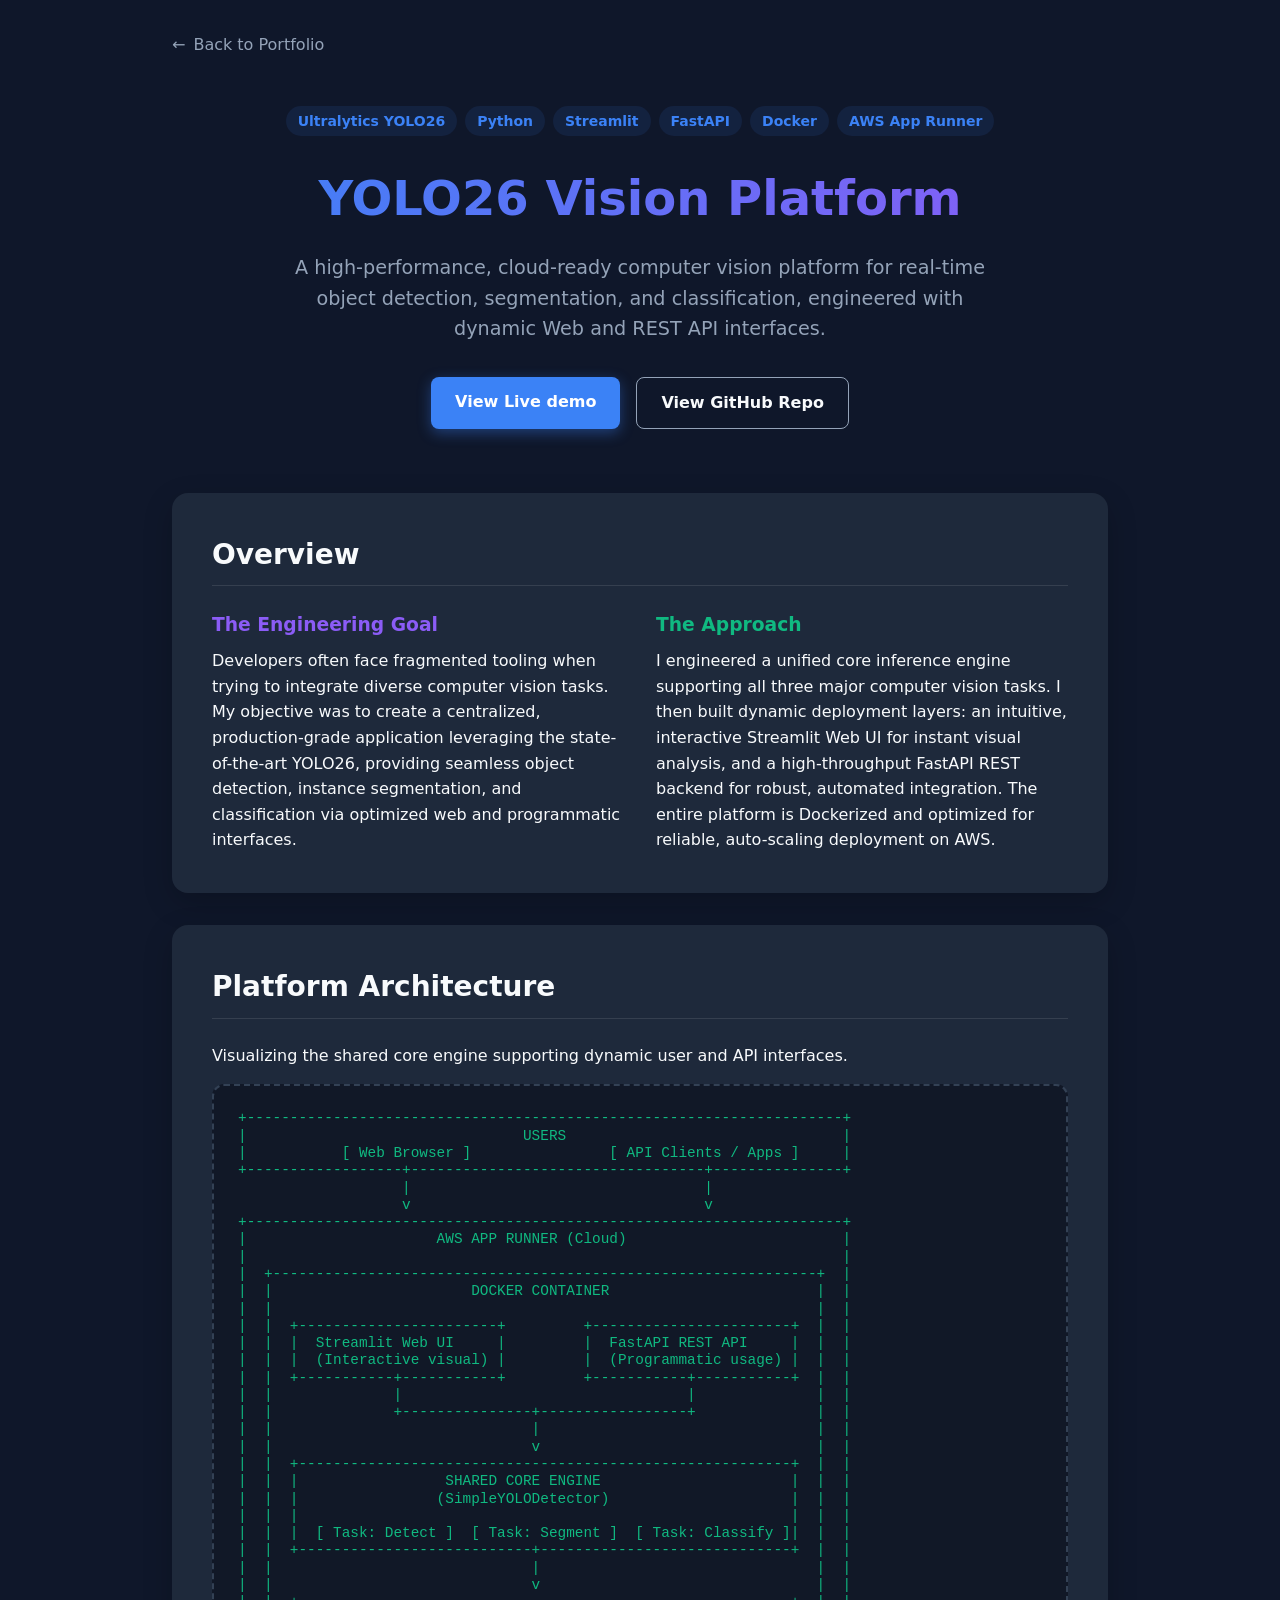
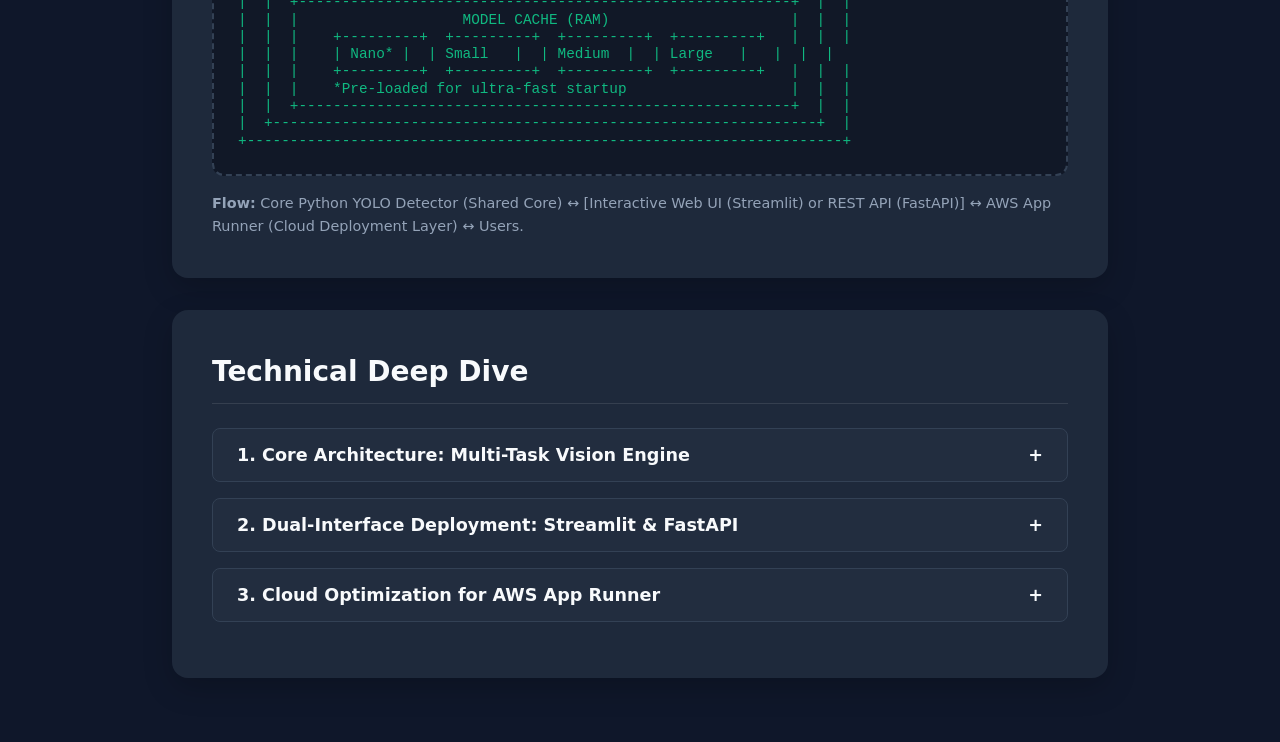
<file: yolo-vision.html>
<!DOCTYPE html>
<html lang="en">
<head>
    <meta charset="UTF-8">
    <meta name="viewport" content="width=device-width, initial-scale=1.0">
    <title>YOLO26 Vision Platform | Case Study</title>
    <style>
        /* CSS Variables for Modern Dark Theme */
        :root {
            --bg-color: #0f172a;
            --card-bg: #1e293b;
            --text-main: #f8fafc;
            --text-muted: #94a3b8;
            --primary: #3b82f6;
            --primary-hover: #2563eb;
            --accent: #8b5cf6;
            --success: #10b981;
            --warning: #f59e0b;
        }

        * {
            margin: 0;
            padding: 0;
            box-sizing: border-box;
            font-family: 'Inter', system-ui, -apple-system, sans-serif;
        }

        body {
            background-color: var(--bg-color);
            color: var(--text-main);
            line-height: 1.6;
        }

        .container {
            max-width: 1000px;
            margin: 0 auto;
            padding: 2rem;
        }

        /* Navigation */
        .nav-bar {
            margin-bottom: 3rem;
        }

        .back-btn {
            color: var(--text-muted);
            text-decoration: none;
            display: inline-flex;
            align-items: center;
            gap: 0.5rem;
            transition: color 0.3s ease;
            font-weight: 500;
        }

        .back-btn:hover {
            color: var(--primary);
        }

        /* Hero Section */
        .hero {
            text-align: center;
            margin-bottom: 4rem;
        }

        .hero h1 {
            font-size: 3rem;
            font-weight: 800;
            margin-bottom: 1rem;
            background: linear-gradient(to right, var(--primary), var(--accent));
            -webkit-background-clip: text;
            -webkit-text-fill-color: transparent;
        }

        .hero p {
            font-size: 1.2rem;
            color: var(--text-muted);
            max-width: 700px;
            margin: 0 auto 2rem auto;
        }

        .btn-group {
            display: flex;
            justify-content: center;
            gap: 1rem;
        }

        .btn {
            padding: 0.75rem 1.5rem;
            border-radius: 8px;
            font-weight: 600;
            text-decoration: none;
            transition: all 0.3s ease;
            border: none;
            cursor: pointer;
        }

        .btn-primary {
            background-color: var(--primary);
            color: white;
            box-shadow: 0 4px 14px 0 rgba(59, 130, 246, 0.39);
        }

        .btn-primary:hover {
            background-color: var(--primary-hover);
            transform: translateY(-2px);
        }

        .btn-outline {
            background-color: transparent;
            color: var(--text-main);
            border: 1px solid var(--text-muted);
        }

        .btn-outline:hover {
            border-color: var(--text-main);
        }

        /* Section Styling */
        .section {
            background: var(--card-bg);
            border-radius: 16px;
            padding: 2.5rem;
            margin-bottom: 2rem;
            box-shadow: 0 10px 30px rgba(0, 0, 0, 0.2);
        }

        .section h2 {
            font-size: 1.75rem;
            margin-bottom: 1.5rem;
            border-bottom: 1px solid rgba(255,255,255,0.1);
            padding-bottom: 0.5rem;
        }

        .grid-2 {
            display: grid;
            grid-template-columns: 1fr 1fr;
            gap: 2rem;
        }

        /* Tags */
        .tech-tags {
            display: flex;
            gap: 0.5rem;
            flex-wrap: wrap;
            margin-bottom: 1.5rem;
        }

        .tag {
            background: rgba(59, 130, 246, 0.1);
            color: var(--primary);
            padding: 0.25rem 0.75rem;
            border-radius: 20px;
            font-size: 0.875rem;
            font-weight: 600;
        }

        /* Architecture Diagram Placeholder */
        /* Updated Architecture Diagram Container */
        .diagram-container {
            width: 100%;
            background: #111827;
            border: 2px dashed #334155;
            border-radius: 12px;
            margin-top: 1rem;
            padding: 1.5rem;
            overflow-x: auto; /* Adds a scrollbar if the diagram is wider than the screen */
        }

        /* Style specifically for the ASCII text diagram */
        .diagram-container pre {
            margin: 0;
            font-family: monospace;
            color: var(--success); /* Makes the diagram a nice terminal green */
            line-height: 1.2;
            font-size: 0.9rem;
        }

        /* Expandable Accordion */
        .accordion-item {
            border: 1px solid #334155;
            border-radius: 8px;
            margin-bottom: 1rem;
            overflow: hidden;
        }

        .accordion-header {
            width: 100%;
            text-align: left;
            padding: 1rem 1.5rem;
            background: rgba(255,255,255,0.02);
            color: var(--text-main);
            font-weight: 600;
            font-size: 1.1rem;
            border: none;
            cursor: pointer;
            display: flex;
            justify-content: space-between;
            align-items: center;
        }

        .accordion-header:hover {
            background: rgba(255,255,255,0.05);
        }

        .accordion-content {
            padding: 0 1.5rem;
            max-height: 0;
            overflow: hidden;
            transition: max-height 0.3s ease-out, padding 0.3s ease;
            background: #111827;
        }

        .accordion-content.active {
            padding: 1.5rem;
            max-height: 800px; /* Arbitrary large number */
        }
        
        .code-snippet {
            font-family: monospace;
            background: #000;
            padding: 1rem;
            border-radius: 6px;
            color: var(--success);
            margin-top: 1rem;
            display: block;
            white-space: pre-wrap;
            overflow-x: auto;
        }

        @media (max-width: 768px) {
            .grid-2 {
                grid-template-columns: 1fr;
            }
            .hero h1 {
                font-size: 2.2rem;
            }
        }
    </style>
</head>
<body>

    <div class="container">
        <nav class="nav-bar">
            <a href="index.html" class="back-btn">
                <span>←</span> Back to Portfolio
            </a>
        </nav>

        <header class="hero">
            <div class="tech-tags" style="justify-content: center;">
                <span class="tag">Ultralytics YOLO26</span>
                <span class="tag">Python</span>
                <span class="tag">Streamlit</span>
                <span class="tag">FastAPI</span>
                <span class="tag">Docker</span>
                <span class="tag">AWS App Runner</span>
            </div>
            <h1>YOLO26 Vision Platform</h1>
            <p>A high-performance, cloud-ready computer vision platform for real-time object detection, segmentation, and classification, engineered with dynamic Web and REST API interfaces.</p>
            
            <div class="btn-group">
                <a href="#" class="btn btn-primary">View Live demo</a>
                <a href="https://github.com/princebhuva21112003/yolo_web_app" class="btn btn-outline">View GitHub Repo</a>
                
            </div>
        </header>

        <section class="section">
            <h2>Overview</h2>
            <div class="grid-2">
                <div>
                    <h3 style="color: var(--accent); margin-bottom: 0.5rem;">The Engineering Goal</h3>
                    <p class="text-muted">Developers often face fragmented tooling when trying to integrate diverse computer vision tasks. My objective was to create a centralized, production-grade application leveraging the state-of-the-art YOLO26, providing seamless object detection, instance segmentation, and classification via optimized web and programmatic interfaces.</p>
                </div>
                <div>
                    <h3 style="color: var(--success); margin-bottom: 0.5rem;">The Approach</h3>
                    <p class="text-muted">I engineered a unified core inference engine supporting all three major computer vision tasks. I then built dynamic deployment layers: an intuitive, interactive Streamlit Web UI for instant visual analysis, and a high-throughput FastAPI REST backend for robust, automated integration. The entire platform is Dockerized and optimized for reliable, auto-scaling deployment on AWS.</p>
                </div>
            </div>
        </section>

        <section class="section">
            <h2>Platform Architecture</h2>
            <p>Visualizing the shared core engine supporting dynamic user and API interfaces.</p>
            <div class="diagram-container">
                <pre>+---------------------------------------------------------------------+
|                                USERS                                |
|           [ Web Browser ]                [ API Clients / Apps ]     |
+------------------+----------------------------------+---------------+
                   |                                  |
                   v                                  v
+---------------------------------------------------------------------+
|                      AWS APP RUNNER (Cloud)                         |
|                                                                     |
|  +---------------------------------------------------------------+  |
|  |                       DOCKER CONTAINER                        |  |
|  |                                                               |  |
|  |  +-----------------------+         +-----------------------+  |  |
|  |  |  Streamlit Web UI     |         |  FastAPI REST API     |  |  |
|  |  |  (Interactive visual) |         |  (Programmatic usage) |  |  |
|  |  +-----------+-----------+         +-----------+-----------+  |  |
|  |              |                                 |              |  |
|  |              +---------------+-----------------+              |  |
|  |                              |                                |  |
|  |                              v                                |  |
|  |  +---------------------------------------------------------+  |  |
|  |  |                 SHARED CORE ENGINE                      |  |  |
|  |  |                (SimpleYOLODetector)                     |  |  |
|  |  |                                                         |  |  |
|  |  |  [ Task: Detect ]  [ Task: Segment ]  [ Task: Classify ]|  |  |
|  |  +---------------------------+-----------------------------+  |  |
|  |                              |                                |  |
|  |                              v                                |  |
|  |  +---------------------------------------------------------+  |  |
|  |  |                   MODEL CACHE (RAM)                     |  |  |
|  |  |    +---------+  +---------+  +---------+  +---------+   |  |  |
|  |  |    | Nano* |  | Small   |  | Medium  |  | Large   |   |  |  |
|  |  |    +---------+  +---------+  +---------+  +---------+   |  |  |
|  |  |    *Pre-loaded for ultra-fast startup                   |  |  |
|  |  +---------------------------------------------------------+  |  |
|  +---------------------------------------------------------------+  |
+---------------------------------------------------------------------+</pre>
            </div>
            <p style="margin-top: 1rem; color: var(--text-muted); font-size: 0.9rem;">
                <strong>Flow:</strong> Core Python YOLO Detector (Shared Core) ↔ [Interactive Web UI (Streamlit) or REST API (FastAPI)] ↔ AWS App Runner (Cloud Deployment Layer) ↔ Users.
            </p>
        </section>

        <section class="section">
            <h2>Technical Deep Dive</h2>
            
            <div class="accordion-item">
                <button class="accordion-header">
                    1. Core Architecture: Multi-Task Vision Engine
                    <span>+</span>
                </button>
                <div class="accordion-content">
                    <p>Instead of building separate apps, I engineered a shared, class-based interface to centralize YOLO26 inference logic. This allows both the Web UI and the API to utilize identical processing pipelines for object detection, segmentation, and classification, ensuring consistency across both endpoints. The engine efficiently manages model states, result rendering (bounding boxes, pixel-perfect masks, top-k predictions), and flexible configuration parameters.</p>
                </div>
            </div>

            <div class="accordion-item">
                <button class="accordion-header">
                    2. Dual-Interface Deployment: Streamlit & FastAPI
                    <span>+</span>
                </button>
                <div class="accordion-content">
                    <p>I structured two powerful interaction options. The Streamlit Web UI provides an intuitive drag-and-drop experience for visual exploration, while the FastAPI backend delivers production-grade REST endpoints. This gives teams absolute flexibility—integrating programmatically via robust API calls (with auto-generated Swagger UI) or instantly testing models visually through the web dashboard.</p>
                    <span class="code-snippet"># Example shared utility function to centralize model initialization
# from simple_yolo_detector.py

from ultralytics import YOLO
import streamlit as st

@st.cache_resource
def get_model(task, model_size):
    """Initializes and caches the YOLO model instance."""
    # Logic to build model path and instantiate YOLO
    return YOLO(model_path)
                    </span>
                </div>
            </div>
            
            <div class="accordion-item">
                <button class="accordion-header">
                    3. Cloud Optimization for AWS App Runner
                    <span>+</span>
                </button>
                <div class="accordion-content">
                    <p>The platform was meticulously optimized for AWS App Runner. To avoid prolonged startup times during cold starts (especially critical for large ML models), I configured the Docker environment to pre-load Nano models into the image, slashing startup times to under 10 seconds. We implemented automated health check endpoints and utilized intelligent model caching (st.cache_resource) within Streamlit to maximize runtime efficiency and minimize memory overhead.</p>
                </div>
            </div>

        </section>
    </div>

    <script>
        document.querySelectorAll('.accordion-header').forEach(button => {
            button.addEventListener('click', () => {
                const accordionContent = button.nextElementSibling;
                const icon = button.querySelector('span');
                
                // Toggle active class
                button.classList.toggle('active');
                
                if (button.classList.contains('active')) {
                    accordionContent.classList.add('active');
                    accordionContent.style.maxHeight = accordionContent.scrollHeight + "px"; // Dynamic height
                    accordionContent.style.padding = "1.5rem";
                    icon.textContent = '-';
                } else {
                    accordionContent.classList.remove('active');
                    accordionContent.style.maxHeight = 0;
                    accordionContent.style.padding = "0 1.5rem";
                    icon.textContent = '+';
                }
            });
        });
    </script>
</body>
</html>
</file>
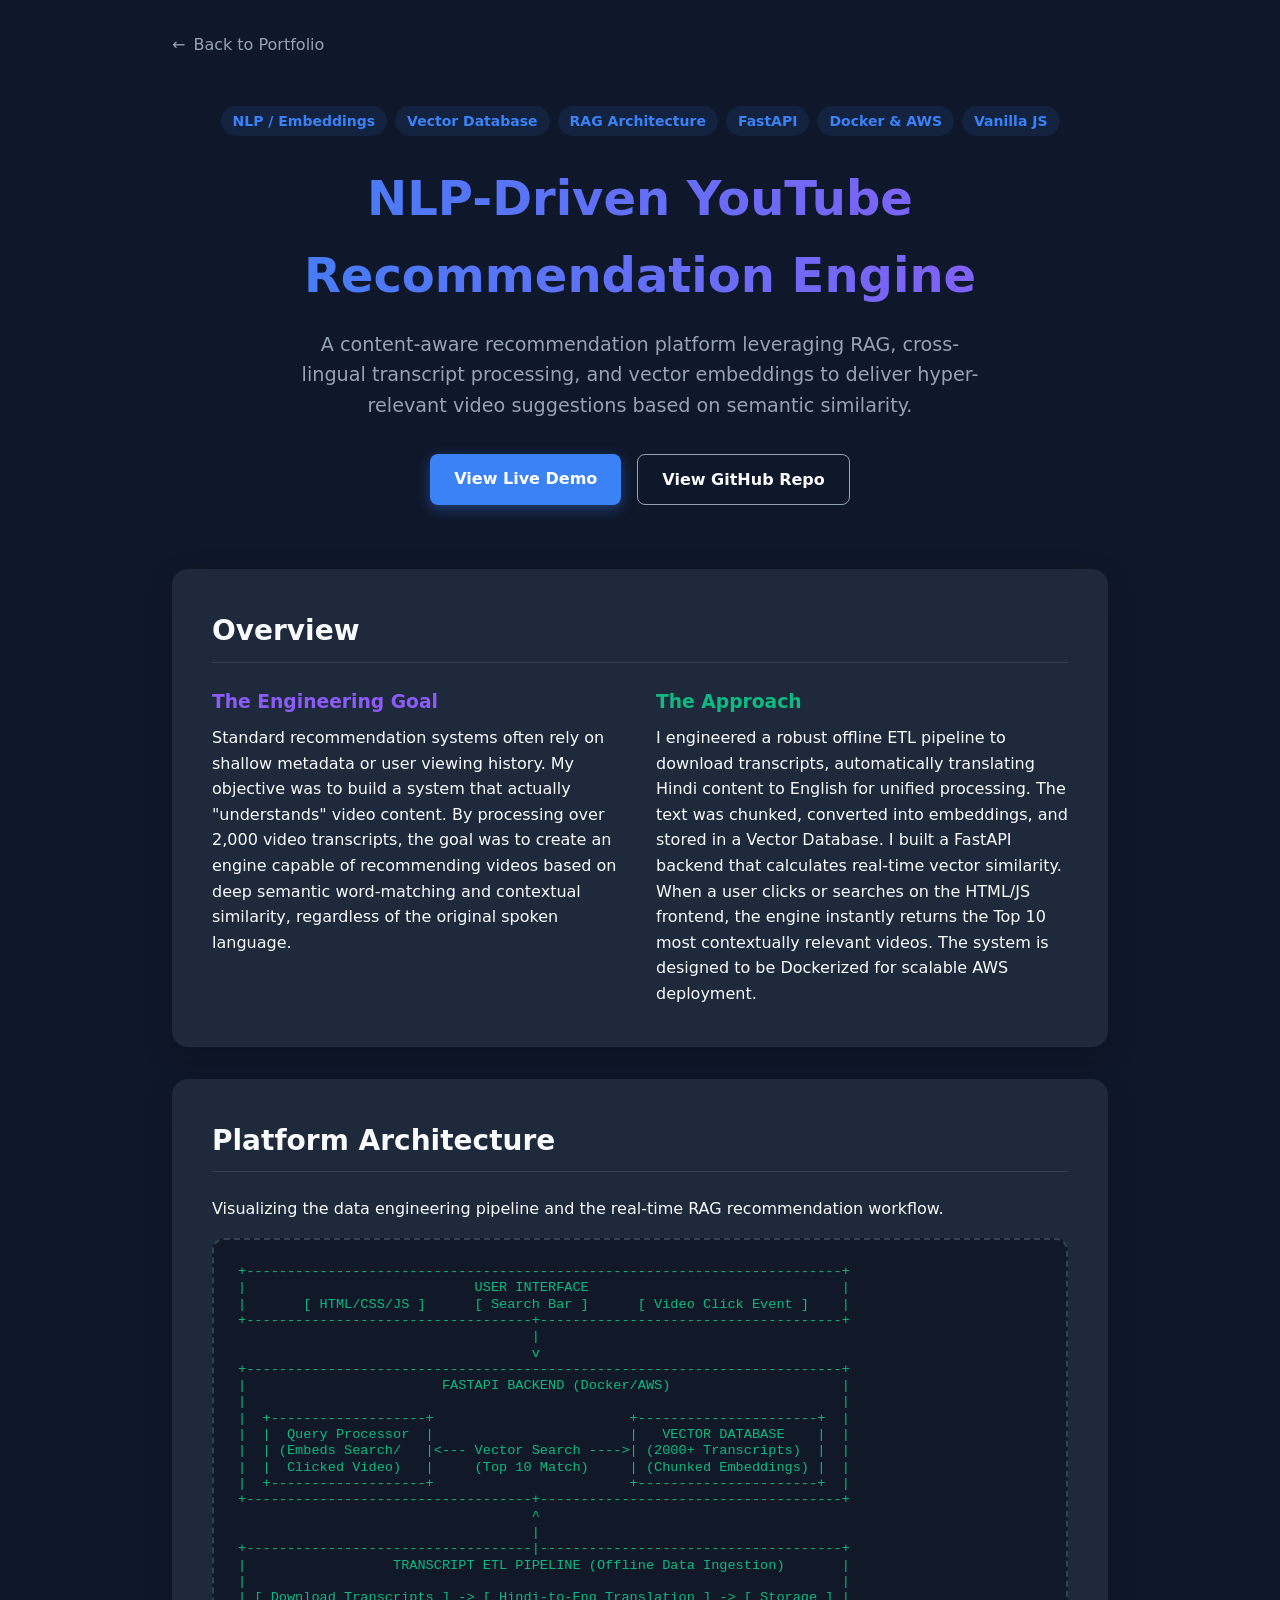
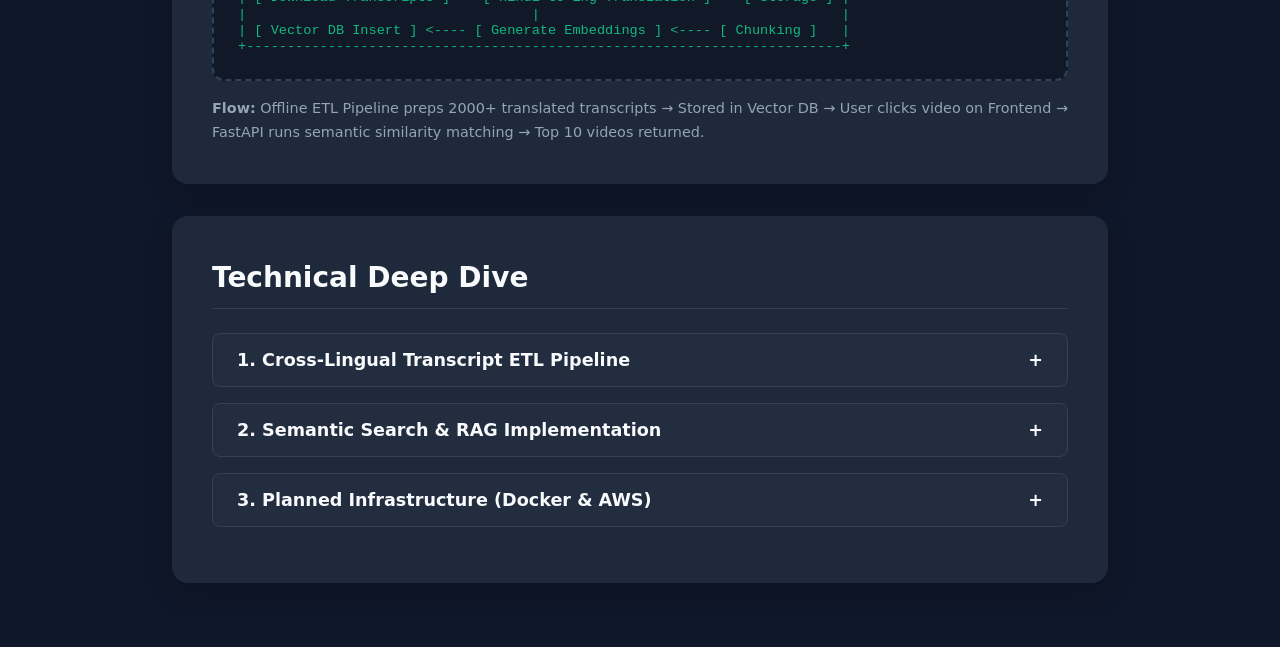
<file: youtube.html>
<!DOCTYPE html>
<html lang="en">
<head>
    <meta charset="UTF-8">
    <meta name="viewport" content="width=device-width, initial-scale=1.0">
    <title>YouTube Recommendation Engine | Case Study</title>
    <style>
        /* CSS Variables for Modern Dark Theme */
        :root {
            --bg-color: #0f172a;
            --card-bg: #1e293b;
            --text-main: #f8fafc;
            --text-muted: #94a3b8;
            --primary: #3b82f6;
            --primary-hover: #2563eb;
            --accent: #8b5cf6;
            --success: #10b981;
            --warning: #f59e0b;
        }

        * {
            margin: 0;
            padding: 0;
            box-sizing: border-box;
            font-family: 'Inter', system-ui, -apple-system, sans-serif;
        }

        body {
            background-color: var(--bg-color);
            color: var(--text-main);
            line-height: 1.6;
        }

        .container {
            max-width: 1000px;
            margin: 0 auto;
            padding: 2rem;
        }

        /* Navigation */
        .nav-bar {
            margin-bottom: 3rem;
        }

        .back-btn {
            color: var(--text-muted);
            text-decoration: none;
            display: inline-flex;
            align-items: center;
            gap: 0.5rem;
            transition: color 0.3s ease;
            font-weight: 500;
        }

        .back-btn:hover {
            color: var(--primary);
        }

        /* Hero Section */
        .hero {
            text-align: center;
            margin-bottom: 4rem;
        }

        .hero h1 {
            font-size: 3rem;
            font-weight: 800;
            margin-bottom: 1rem;
            background: linear-gradient(to right, var(--primary), var(--accent));
            -webkit-background-clip: text;
            -webkit-text-fill-color: transparent;
        }

        .hero p {
            font-size: 1.2rem;
            color: var(--text-muted);
            max-width: 700px;
            margin: 0 auto 2rem auto;
        }

        .btn-group {
            display: flex;
            justify-content: center;
            gap: 1rem;
        }

        .btn {
            padding: 0.75rem 1.5rem;
            border-radius: 8px;
            font-weight: 600;
            text-decoration: none;
            transition: all 0.3s ease;
            border: none;
            cursor: pointer;
        }

        .btn-primary {
            background-color: var(--primary);
            color: white;
            box-shadow: 0 4px 14px 0 rgba(59, 130, 246, 0.39);
        }

        .btn-primary:hover {
            background-color: var(--primary-hover);
            transform: translateY(-2px);
        }

        .btn-outline {
            background-color: transparent;
            color: var(--text-main);
            border: 1px solid var(--text-muted);
        }

        .btn-outline:hover {
            border-color: var(--text-main);
        }

        /* Section Styling */
        .section {
            background: var(--card-bg);
            border-radius: 16px;
            padding: 2.5rem;
            margin-bottom: 2rem;
            box-shadow: 0 10px 30px rgba(0, 0, 0, 0.2);
        }

        .section h2 {
            font-size: 1.75rem;
            margin-bottom: 1.5rem;
            border-bottom: 1px solid rgba(255,255,255,0.1);
            padding-bottom: 0.5rem;
        }

        .grid-2 {
            display: grid;
            grid-template-columns: 1fr 1fr;
            gap: 2rem;
        }

        /* Tags */
        .tech-tags {
            display: flex;
            gap: 0.5rem;
            flex-wrap: wrap;
            margin-bottom: 1.5rem;
        }

        .tag {
            background: rgba(59, 130, 246, 0.1);
            color: var(--primary);
            padding: 0.25rem 0.75rem;
            border-radius: 20px;
            font-size: 0.875rem;
            font-weight: 600;
        }

        /* Architecture Diagram Container */
        .diagram-container {
            width: 100%;
            background: #111827;
            border: 2px dashed #334155;
            border-radius: 12px;
            margin-top: 1rem;
            padding: 1.5rem;
            overflow-x: auto;
        }

        .diagram-container pre {
            margin: 0;
            font-family: monospace;
            color: var(--success);
            line-height: 1.2;
            font-size: 0.85rem;
        }

        /* Expandable Accordion */
        .accordion-item {
            border: 1px solid #334155;
            border-radius: 8px;
            margin-bottom: 1rem;
            overflow: hidden;
        }

        .accordion-header {
            width: 100%;
            text-align: left;
            padding: 1rem 1.5rem;
            background: rgba(255,255,255,0.02);
            color: var(--text-main);
            font-weight: 600;
            font-size: 1.1rem;
            border: none;
            cursor: pointer;
            display: flex;
            justify-content: space-between;
            align-items: center;
        }

        .accordion-header:hover {
            background: rgba(255,255,255,0.05);
        }

        .accordion-content {
            padding: 0 1.5rem;
            max-height: 0;
            overflow: hidden;
            transition: max-height 0.3s ease-out, padding 0.3s ease;
            background: #111827;
        }

        .accordion-content.active {
            padding: 1.5rem;
            max-height: 800px;
        }
        
        .code-snippet {
            font-family: monospace;
            background: #000;
            padding: 1rem;
            border-radius: 6px;
            color: var(--success);
            margin-top: 1rem;
            display: block;
            white-space: pre-wrap;
            overflow-x: auto;
        }

        @media (max-width: 768px) {
            .grid-2 {
                grid-template-columns: 1fr;
            }
            .hero h1 {
                font-size: 2.2rem;
            }
        }
    </style>
</head>
<body>

    <div class="container">
        <nav class="nav-bar">
            <a href="index.html" class="back-btn">
                <span>←</span> Back to Portfolio
            </a>
        </nav>

        <header class="hero">
            <div class="tech-tags" style="justify-content: center;">
                <span class="tag">NLP / Embeddings</span>
                <span class="tag">Vector Database</span>
                <span class="tag">RAG Architecture</span>
                <span class="tag">FastAPI</span>
                <span class="tag">Docker & AWS</span>
                <span class="tag">Vanilla JS</span>
            </div>
            <h1>NLP-Driven YouTube Recommendation Engine</h1>
            <p>A content-aware recommendation platform leveraging RAG, cross-lingual transcript processing, and vector embeddings to deliver hyper-relevant video suggestions based on semantic similarity.</p>
            
            <div class="btn-group">
                <a href="#" class="btn btn-primary">View Live Demo</a>
                <a href="#" class="btn btn-outline">View GitHub Repo</a>
            </div>
        </header>

        <section class="section">
            <h2>Overview</h2>
            <div class="grid-2">
                <div>
                    <h3 style="color: var(--accent); margin-bottom: 0.5rem;">The Engineering Goal</h3>
                    <p class="text-muted">Standard recommendation systems often rely on shallow metadata or user viewing history. My objective was to build a system that actually "understands" video content. By processing over 2,000 video transcripts, the goal was to create an engine capable of recommending videos based on deep semantic word-matching and contextual similarity, regardless of the original spoken language.</p>
                </div>
                <div>
                    <h3 style="color: var(--success); margin-bottom: 0.5rem;">The Approach</h3>
                    <p class="text-muted">I engineered a robust offline ETL pipeline to download transcripts, automatically translating Hindi content to English for unified processing. The text was chunked, converted into embeddings, and stored in a Vector Database. I built a FastAPI backend that calculates real-time vector similarity. When a user clicks or searches on the HTML/JS frontend, the engine instantly returns the Top 10 most contextually relevant videos. The system is designed to be Dockerized for scalable AWS deployment.</p>
                </div>
            </div>
        </section>

        <section class="section">
            <h2>Platform Architecture</h2>
            <p>Visualizing the data engineering pipeline and the real-time RAG recommendation workflow.</p>
            <div class="diagram-container">
                <pre>+-------------------------------------------------------------------------+
|                            USER INTERFACE                               |
|       [ HTML/CSS/JS ]      [ Search Bar ]      [ Video Click Event ]    |
+-----------------------------------+-------------------------------------+
                                    |
                                    v
+-------------------------------------------------------------------------+
|                        FASTAPI BACKEND (Docker/AWS)                     |
|                                                                         |
|  +-------------------+                        +----------------------+  |
|  |  Query Processor  |                        |   VECTOR DATABASE    |  |
|  | (Embeds Search/   |<--- Vector Search ---->| (2000+ Transcripts)  |  |
|  |  Clicked Video)   |     (Top 10 Match)     | (Chunked Embeddings) |  |
|  +-------------------+                        +----------------------+  |
+-----------------------------------+-------------------------------------+
                                    ^
                                    |
+-----------------------------------|-------------------------------------+
|                  TRANSCRIPT ETL PIPELINE (Offline Data Ingestion)       |
|                                                                         |
| [ Download Transcripts ] -> [ Hindi-to-Eng Translation ] -> [ Storage ] |
|                                   |                                     |
| [ Vector DB Insert ] <---- [ Generate Embeddings ] <---- [ Chunking ]   |
+-------------------------------------------------------------------------+</pre>
            </div>
            <p style="margin-top: 1rem; color: var(--text-muted); font-size: 0.9rem;">
                <strong>Flow:</strong> Offline ETL Pipeline preps 2000+ translated transcripts → Stored in Vector DB → User clicks video on Frontend → FastAPI runs semantic similarity matching → Top 10 videos returned.
            </p>
        </section>

        <section class="section">
            <h2>Technical Deep Dive</h2>
            
            <div class="accordion-item">
                <button class="accordion-header">
                    1. Cross-Lingual Transcript ETL Pipeline
                    <span>+</span>
                </button>
                <div class="accordion-content">
                    <p>To ensure high-quality data ingestion, I built a custom data extraction pipeline for 2000 YouTube videos. A major challenge was dealing with regional content. The pipeline detects Hindi transcripts, translates them into English, and saves them locally. This creates a unified, language-agnostic dataset, ensuring that a Hindi video covering a specific tech topic can be successfully matched and recommended alongside an English video covering the same topic.</p>
                </div>
            </div>

            <div class="accordion-item">
                <button class="accordion-header">
                    2. Semantic Search & RAG Implementation
                    <span>+</span>
                </button>
                <div class="accordion-content">
                    <p>Instead of basic keyword matching, the system relies on Vector Embeddings and Retrieval-Augmented Generation (RAG) principles. The translated transcripts are chunked and embedded into a Vector Database. When a user clicks a video, the FastAPI backend takes that video's embeddings and performs a similarity calculation against the entire database, returning the 10 videos with the highest semantic transcript overlap. A manual search bar was also implemented allowing users to search the vector space directly.</p>
                    <span class="code-snippet"># Conceptual FastAPI Endpoint for Video Recommendation
@app.get("/api/recommend/{video_id}")
async def get_recommendations(video_id: str):
    # 1. Fetch the embedded transcript for the clicked video
    target_embedding = vector_db.get_embedding(video_id)
    
    # 2. Perform similarity search in Vector DB (Top 10 matches)
    similar_videos = vector_db.similarity_search(
        query_embedding=target_embedding, 
        k=10
    )
    
    return {"status": "success", "recommendations": similar_videos}</span>
                </div>
            </div>
            
            <div class="accordion-item">
                <button class="accordion-header">
                    3. Planned Infrastructure (Docker & AWS)
                    <span>+</span>
                </button>
                <div class="accordion-content">
                    <p>While the initial prototype was built locally, the architecture was specifically designed for cloud deployment. The FastAPI backend and Vector Database connections are being containerized using Docker to ensure environment consistency. The final deployment strategy targets AWS (e.g., EC2 or ECS), allowing the API to scale dynamically to handle high-volume recommendation requests.</p>
                </div>
            </div>

        </section>
    </div>

    <script>
        document.querySelectorAll('.accordion-header').forEach(button => {
            button.addEventListener('click', () => {
                const accordionContent = button.nextElementSibling;
                const icon = button.querySelector('span');
                
                // Toggle active class
                button.classList.toggle('active');
                
                if (button.classList.contains('active')) {
                    accordionContent.classList.add('active');
                    accordionContent.style.maxHeight = accordionContent.scrollHeight + "px";
                    accordionContent.style.padding = "1.5rem";
                    icon.textContent = '-';
                } else {
                    accordionContent.classList.remove('active');
                    accordionContent.style.maxHeight = 0;
                    accordionContent.style.padding = "0 1.5rem";
                    icon.textContent = '+';
                }
            });
        });
    </script>
</body>
</html>
</file>
